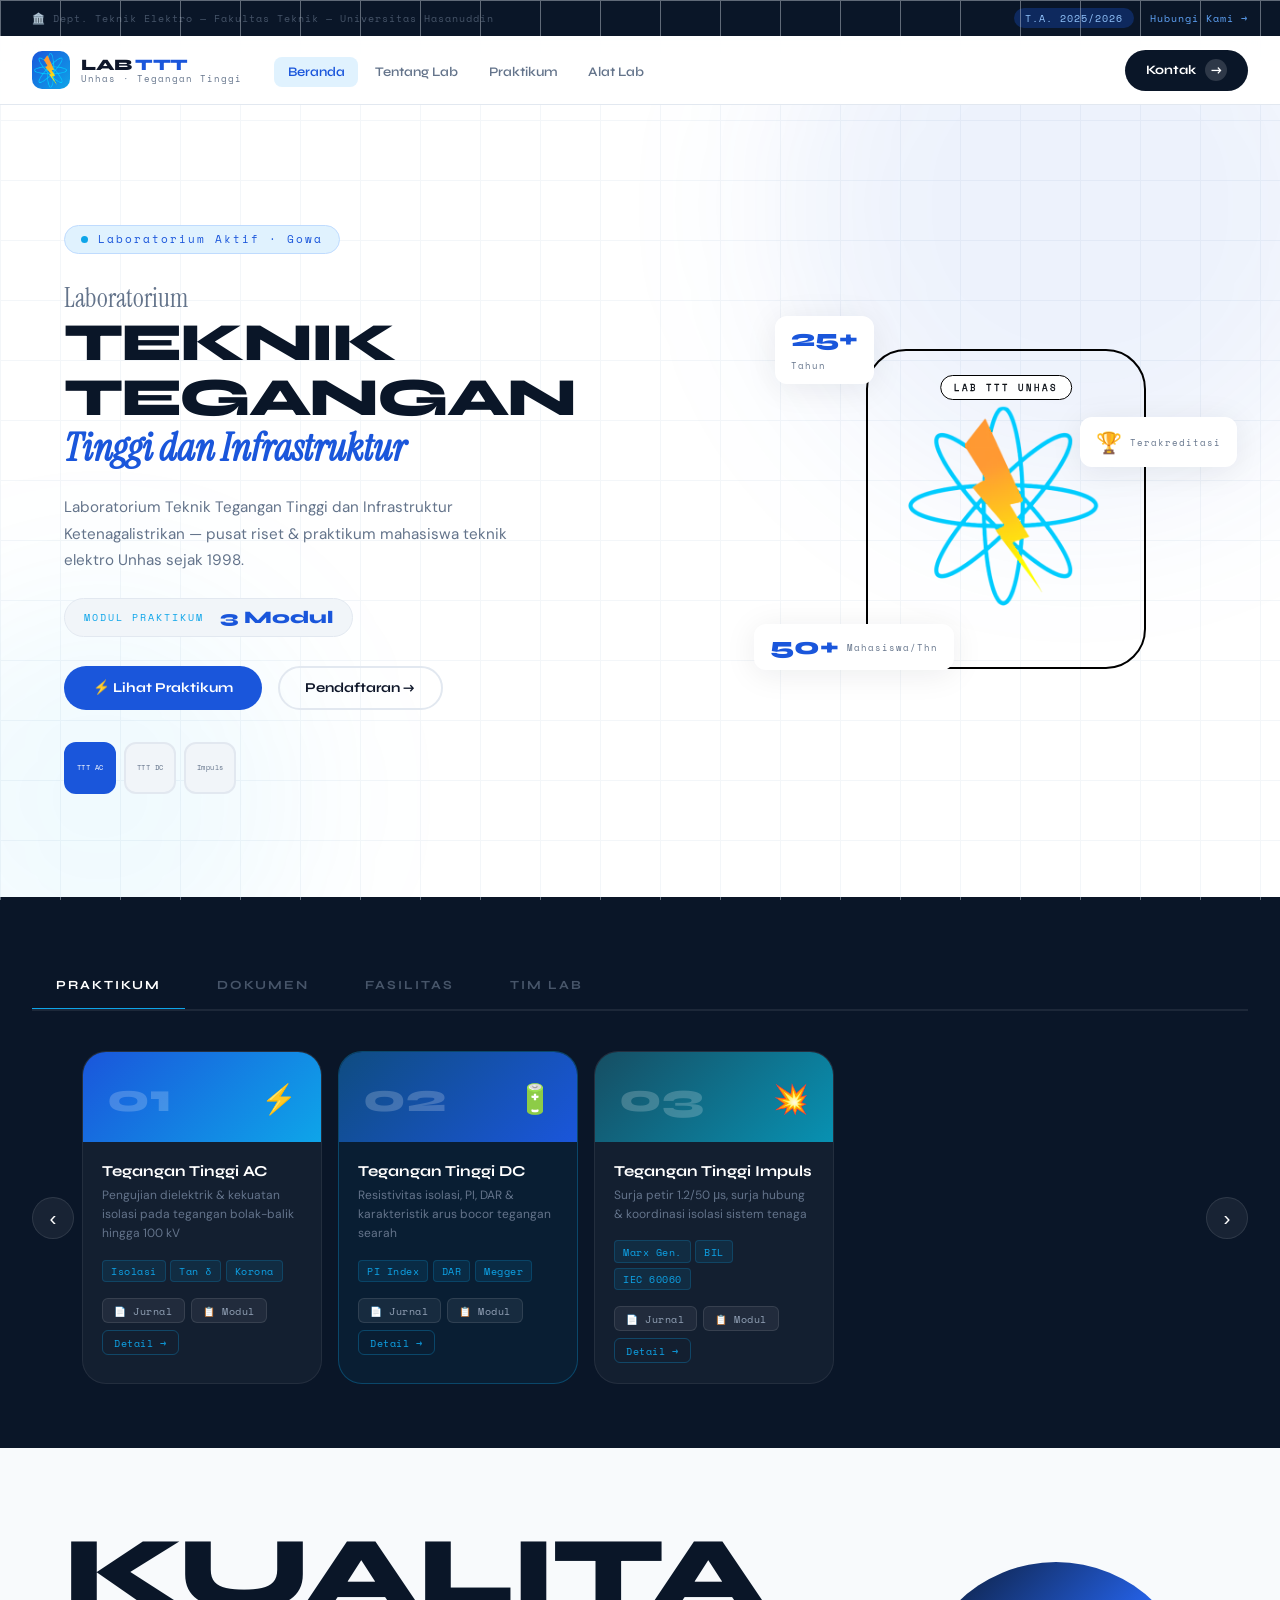
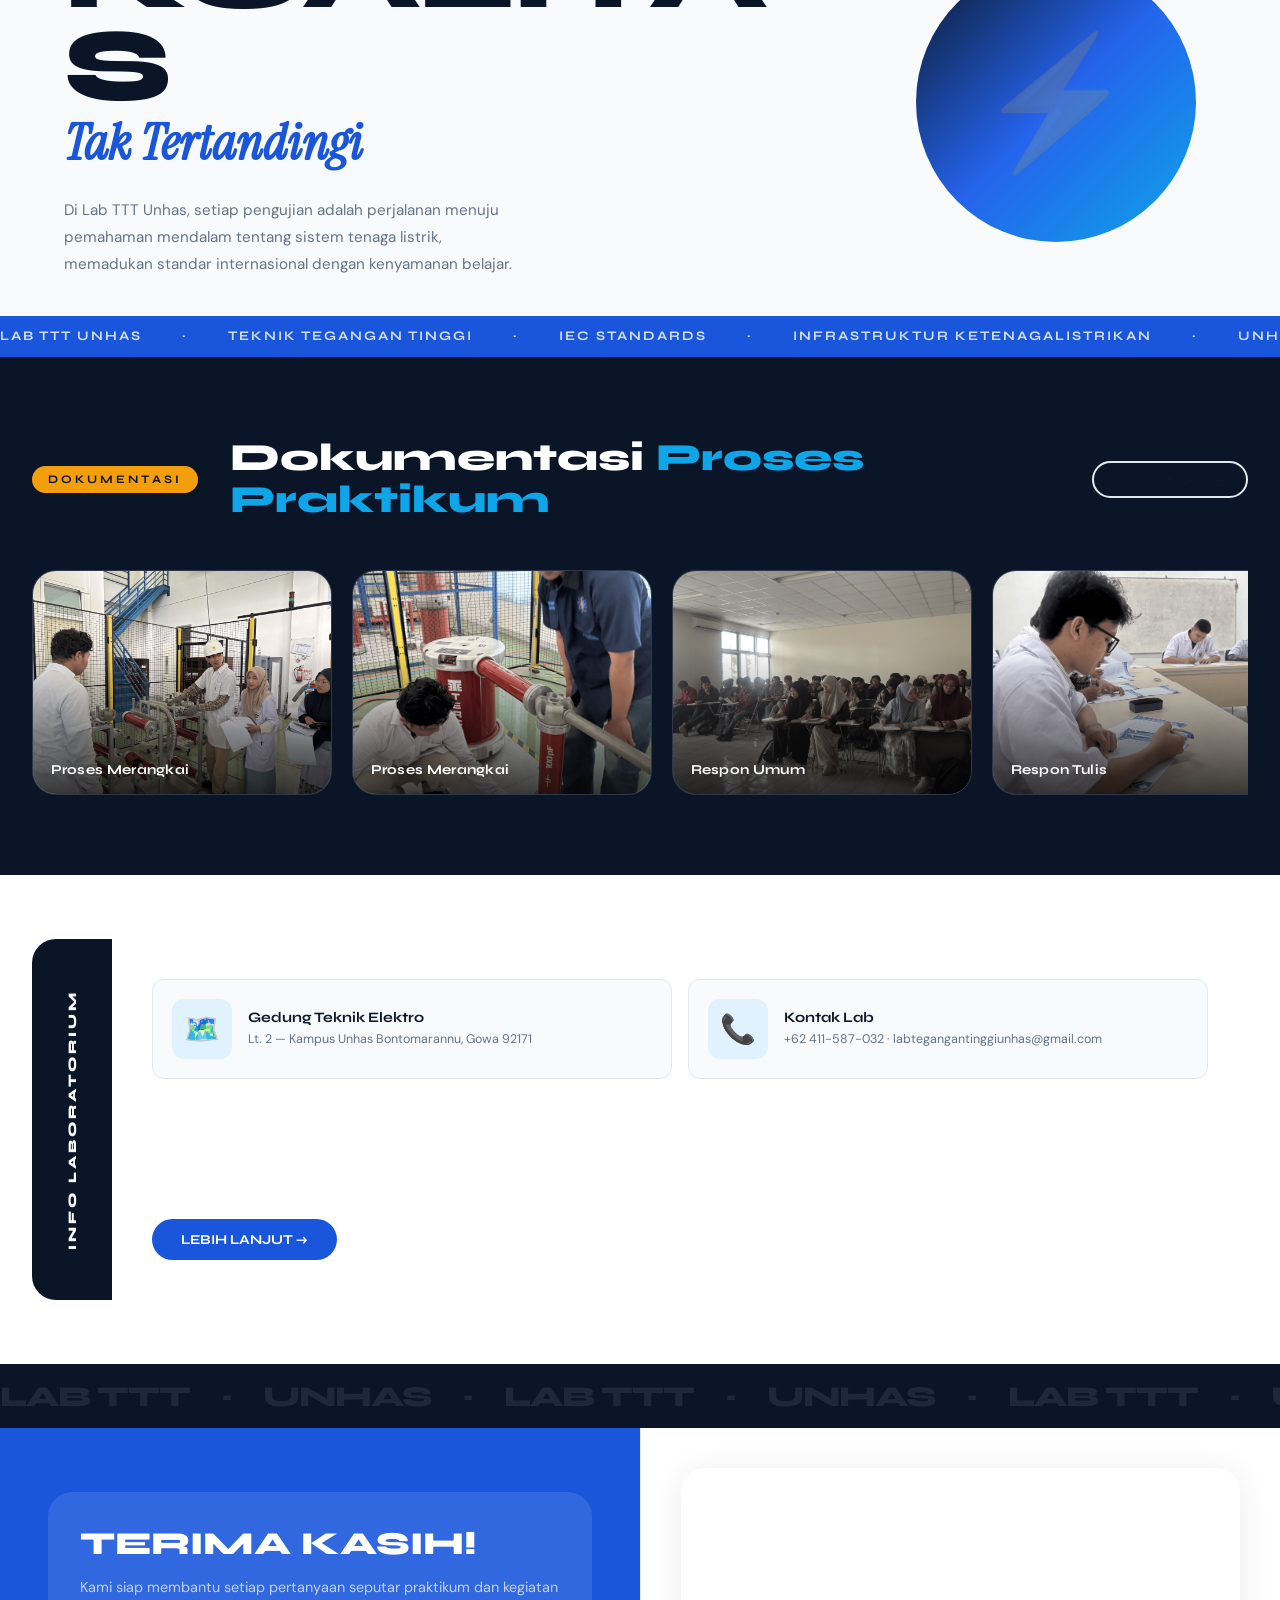
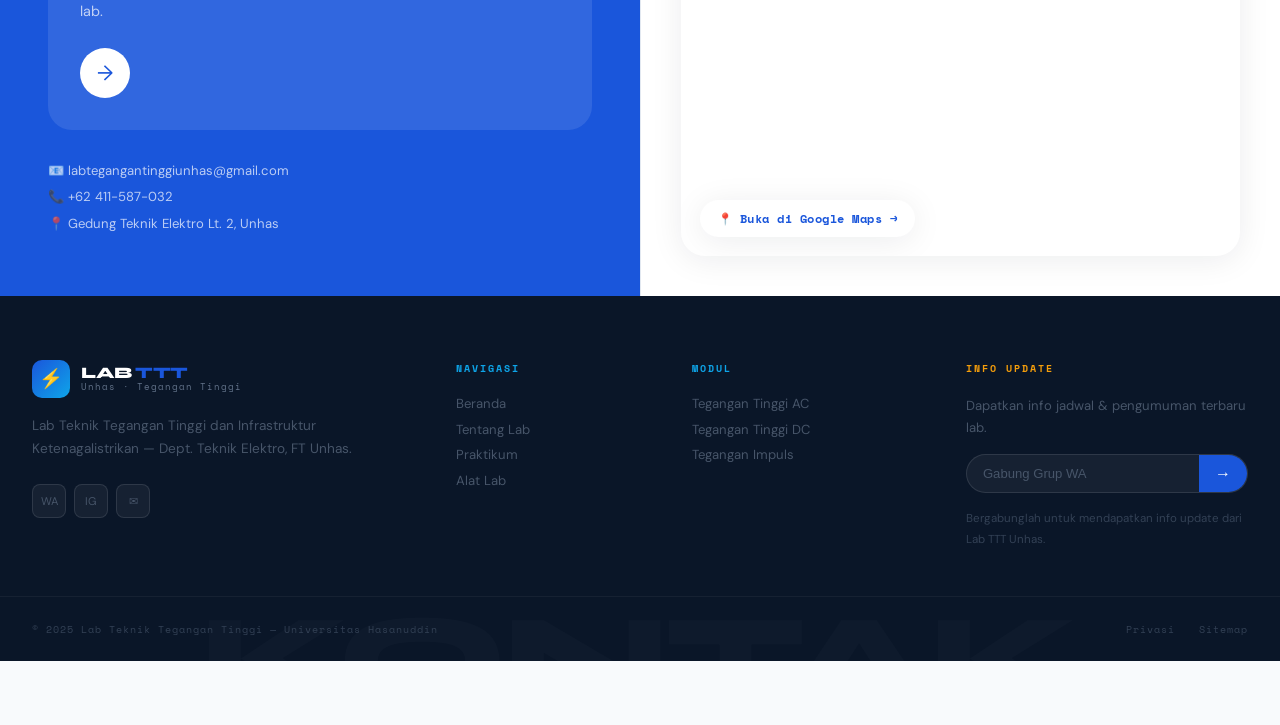
<file: index.html>
<!DOCTYPE html>
<html lang="id">
<head>
  <meta charset="UTF-8"/>
  <meta name="viewport" content="width=device-width, initial-scale=1.0"/>
  <title>Lab Teknik Tegangan Tinggi — Universitas Hasanuddin</title>
  <link rel="preconnect" href="https://fonts.googleapis.com"/>
  <link href="https://fonts.googleapis.com/css2?family=Syne:wght@400;500;600;700;800&family=Instrument+Serif:ital@0;1&family=DM+Sans:ital,wght@0,300;0,400;0,500;0,600;1,400&family=Space+Mono:wght@400;700&display=swap" rel="stylesheet"/>
  <link rel="stylesheet" href="style.css"/>
</head>
<body>

<!-- TOPBAR -->
<div class="topbar">
  <div class="topbar-inner">
    <span class="topbar-left">🏛️ Dept. Teknik Elektro — Fakultas Teknik — Universitas Hasanuddin</span>
    <div class="topbar-right">
      <span class="topbar-tag">T.A. 2025/2026</span>
      <a href="contact.html" class="topbar-cta">Hubungi Kami →</a>
    </div>
  </div>
</div>

<!-- NAVBAR -->
<nav class="navbar" id="navbar">
  <div class="nav-inner">
    <a href="index.html" class="logo">
      <div class="logo-mark">
        <img src="img/logo-t3.png" alt="Logo" style="width:100%;height:100%;object-fit:contain"/>
        </span>
      </div>
      <div class="logo-text">
        <span class="lt-main">LAB <em>TTT</em></span>
        <span class="lt-sub">Unhas · Tegangan Tinggi</span>
      </div>
    </a>
    <ul class="nav-links">
      <li><a href="index.html" class="nl-item active">Beranda</a></li>
      <li><a href="about.html" class="nl-item">Tentang Lab</a></li>
      <li><a href="praktikum.html" class="nl-item">Praktikum</a></li>
      <li><a href="alat.html" class="nl-item">Alat Lab</a></li>
    </ul>
    <a href="contact.html" class="nav-cta">
      <span>Kontak</span>
      <div class="nav-cta-arrow">→</div>
    </a>
    <button class="hamburger" id="hamburger"><span></span><span></span><span></span></button>
  </div>
</nav>
<div class="mobile-menu" id="mobileMenu">
  <a href="index.html">Beranda</a>
  <a href="about.html">Tentang Lab</a>
  <a href="praktikum.html">Praktikum</a>
  <a href="alat.html">Alat Lab</a>
  <a href="contact.html">Kontak</a>
</div>

<!-- ═══ HERO ═══ -->
<section class="hero">
  <div class="hero-bg-grid"></div>
  <div class="hero-blob b1"></div>
  <div class="hero-blob b2"></div>

  <div class="hero-left">
    <div class="hero-eyebrow">
      <div class="he-dot"></div>
      <span>Laboratorium Aktif · Gowa</span>
    </div>
    <h1 class="hero-title">
      <span class="ht-serif">Laboratorium</span>
      <span class="ht-display">TEKNIK TEGANGAN</span>
      <span class="ht-italic">Tinggi dan Infrastruktur</span>
    </h1>
    <p class="hero-desc">Laboratorium Teknik Tegangan Tinggi dan Infrastruktur Ketenagalistrikan — pusat riset & praktikum mahasiswa teknik elektro Unhas sejak 1998.</p>
    <div class="hero-rating">
      <div class="hr-label">MODUL PRAKTIKUM</div>
      <div class="hr-num">3 Modul</div>
    </div>
    <div class="hero-actions">
      <a href="praktikum.html" class="btn-pill-fill">⚡ Lihat Praktikum</a>
      <a href="sabar_yaw_atmint_masih_sibut" class="btn-pill-outline" target="_blank">Pendaftaran →</a>    <!--LINK PENDAFTARAN-->
    </div>
    <!-- mini thumbnails -->
    <div class="hero-thumbs">
      <div class="ht-item active"><span>TTT AC</span></div>
      <div class="ht-item"><span>TTT DC</span></div>
      <div class="ht-item"><span>Impuls</span></div>
    </div>
  </div>

  <div class="hero-right">
    <div class="hero-card-main">
      <div class="hcm-bg"></div>
      <div class="hcm-icon"><img src="img/logo-t3.png" alt=""/></div>
      <div class="hcm-badge">LAB TTT UNHAS</div>
      <div class="hcm-text">INFRASTRUKTUR<br/>KETENAGALISTRIKAN</div>
    </div>
    <div class="hero-float-tag ft1">
      <span class="ft-num">25+</span>
      <span class="ft-label">Tahun</span>
    </div>
    <div class="hero-float-tag ft2">
      <span class="ft-num">50+</span>
      <span class="ft-label">Mahasiswa/Thn</span>
    </div>
    <div class="hero-float-tag ft3">
      <span class="ft-icon">🏆</span>
      <span class="ft-label">Terakreditasi</span>
    </div>
  </div>
</section>

<!-- ═══ TABS MODUL ═══ -->
<section class="tabs-section">
  <div class="tabs-nav">
    <button class="tab-btn active" data-tab="praktikum">PRAKTIKUM</button>
    <button class="tab-btn" data-tab="dokumen">DOKUMEN</button>
    <button class="tab-btn" data-tab="fasilitas">FASILITAS</button>
    <button class="tab-btn" data-tab="tim">TIM LAB</button>
  </div>

  <div class="tab-content active" id="tab-praktikum">
    <div class="modul-slider">
      <button class="slider-arrow left" id="sliderLeft">‹</button>
      <div class="modul-track" id="modulTrack">
        <div class="modul-card">
          <div class="mc-header" style="background:linear-gradient(135deg,#1a56db,#0ea5e9)">
            <span class="mc-num">01</span><span class="mc-icon">⚡</span>
          </div>
          <div class="mc-body">
            <h3>Tegangan Tinggi AC</h3>
            <p>Pengujian dielektrik & kekuatan isolasi pada tegangan bolak-balik hingga 100 kV</p>
            <div class="mc-tags"><span>Isolasi</span><span>Tan δ</span><span>Korona</span></div>
            <div class="mc-actions">
              <a href="https://drive.google.com/your-link" target="_blank" class="mc-btn">📄 Jurnal</a>
              <a href="https://drive.google.com/your-link" target="_blank" class="mc-btn">📋 Modul</a>
              <a href="praktikum.html#ttt-ac" class="mc-btn-outline">Detail →</a>
            </div>
          </div>
        </div>
        <div class="modul-card featured">
          <div class="mc-header" style="background:linear-gradient(135deg,#0f4c81,#1a56db)">
            <span class="mc-num">02</span><span class="mc-icon">🔋</span>
          </div>
          <div class="mc-body">
            <h3>Tegangan Tinggi DC</h3>
            <p>Resistivitas isolasi, PI, DAR & karakteristik arus bocor tegangan searah</p>
            <div class="mc-tags"><span>PI Index</span><span>DAR</span><span>Megger</span></div>
            <div class="mc-actions">
              <a href="https://drive.google.com/your-link" target="_blank" class="mc-btn">📄 Jurnal</a>
              <a href="https://drive.google.com/your-link" target="_blank" class="mc-btn">📋 Modul</a>
              <a href="praktikum.html#ttt-dc" class="mc-btn-outline">Detail →</a>
            </div>
          </div>
        </div>
        <div class="modul-card">
          <div class="mc-header" style="background:linear-gradient(135deg,#164e63,#0891b2)">
            <span class="mc-num">03</span><span class="mc-icon">💥</span>
          </div>
          <div class="mc-body">
            <h3>Tegangan Tinggi Impuls</h3>
            <p>Surja petir 1.2/50 μs, surja hubung & koordinasi isolasi sistem tenaga</p>
            <div class="mc-tags"><span>Marx Gen.</span><span>BIL</span><span>IEC 60060</span></div>
            <div class="mc-actions">
              <a href="https://drive.google.com/your-link" target="_blank" class="mc-btn">📄 Jurnal</a>
              <a href="https://drive.google.com/your-link" target="_blank" class="mc-btn">📋 Modul</a>
              <a href="praktikum.html#ttt-impuls" class="mc-btn-outline">Detail →</a>
            </div>
          </div>
        </div>
      </div>
      <button class="slider-arrow right" id="sliderRight">›</button>
    </div>
  </div>

  <div class="tab-content" id="tab-dokumen">
    <div class="dok-quick-grid">
      <a href="https://drive.google.com/drive/folders/11h3C4_kPIV0cfS5aeWXMpjK6Cgg_LGz7?usp=drive_link" target="_blank" class="dqg-card">
        <span class="dqg-icon">📄</span>
        <div><strong>Jurnal Lengkap 3 Modul</strong><small>PDF — Google Drive — 2025/2026</small></div>
        <span class="dqg-arrow">↗</span>
      </a>
      <a href="https://drive.google.com/your-link" target="_blank" class="dqg-card">
        <span class="dqg-icon">📋</span>
        <div><strong>Modul & Panduan Praktikum</strong><small>PDF — Google Drive — 2025/2026</small></div>
        <span class="dqg-arrow">↗</span>
      </a>
      <a href="https://drive.google.com/your-link" target="_blank" class="dqg-card">
        <span class="dqg-icon">🦺</span>
        <div><strong>Panduan K3 Laboratorium</strong><small>PDF — Wajib sebelum praktikum</small></div>
        <span class="dqg-arrow">↗</span>
      </a>
      <a href="https://drive.google.com/your-link" target="_blank" class="dqg-card">
        <span class="dqg-icon">📊</span>
        <div><strong>Template Laporan & Data</strong><small>DOCX/XLSX — Google Drive</small></div>
        <span class="dqg-arrow">↗</span>
      </a>
      <a href="praktikum.html#kelengkapan-administrasi" class="dqg-card featured">
        <span class="dqg-icon">📂</span>
        <div><strong>Semua Dokumen</strong><small>Lihat Kelengkapan Administrasi Praktikum</small></div>
        <span class="dqg-arrow">→</span>
      </a>
    </div>
  </div>

  <div class="tab-content" id="tab-fasilitas">
    <div class="fas-grid">
      <div class="fas-card"><span>🔌</span><strong>HV AC Transformer</strong><small>0–100 kV | IEC 60156</small></div>
      <div class="fas-card"><span>🌩️</span><strong>Marx Impulse Generator</strong><small>400 kV | IEC 60060</small></div>
      <div class="fas-card"><span>🔬</span><strong>PD Analyzer</strong><small>0.1 pC | IEC 60270</small></div>
      <div class="fas-card"><span>📏</span><strong>Digital Megger</strong><small>500V–10kV | 1 TΩ</small></div>
      <div class="fas-card"><span>🖥️</span><strong>Relay Test Set OMICRON</strong><small>CMC 356 Series</small></div>
      <div class="fas-card"><span>🌍</span><strong>Earth Resistance Tester</strong><small>Metode Wenner 4-probe</small></div>
    </div>
    <div style="text-align:center;margin-top:2rem"><a href="alat.html" class="btn-pill-outline">Lihat Semua Alat →</a></div>
  </div>

  <div class="tab-content" id="tab-tim">
    <div class="tim-cards">
      <div class="tim-c featured">
        <div class="tc-ava blue">DR</div>
        <strong>Prof. Dr. Ir. H. Salamah Manjang, MT., IPU., ASEAN Eng</strong>
        <span>Kepala Laboratorium</span>
        <p>Spesialis tegangan tinggi & sistem proteksi tenaga listrik</p>
      </div>
      <div class="tim-c">
        <div class="tc-ava">SA</div>
        <strong>Yuliana</strong>
        <span>Koordinator Umum</span>
        <p>Tegangan Tinggi AC, DC dan Impuls</p>
      </div>
      <div class="tim-c">
        <div class="tc-ava">BN</div>
        <strong>Ilmi Sukni Ramadani</strong>
        <span>Asisten Praktikum</span>
        <p>Tegangan Tinggi AC, DC dan Impuls</p>
      </div>
      <div class="tim-c">
        <div class="tc-ava">FW</div>
        <strong>Annisa Mutia Zainuddin</strong>
        <span>Asisten Praktikum</span>
        <p>Tegangan Tinggi AC, DC dan Impuls</p>
      </div>
      <div class="tim-c">
        <div class="tc-ava">FW</div>
        <strong>Muh Faiz Ihsan</strong>
        <span>Asisten Praktikum</span>
        <p>Tegangan Tinggi AC, DC dan Impuls</p>
      </div>
      <div class="tim-c">
        <div class="tc-ava">FW</div>
        <strong>Fadhil Sultan</strong>
        <span>Asisten Praktikum</span>
        <p>Tegangan Tinggi AC, DC dan Impuls</p>
      </div>
      <div class="tim-c">
        <div class="tc-ava">FW</div>
        <strong>Fahmi Husein Putrata</strong>
        <span>Asisten Praktikum</span>
        <p>Tegangan Tinggi AC, DC dan Impuls</p>
      </div>
      <div class="tim-c">
        <div class="tc-ava">FW</div>
        <strong>Muh Fathur Rahman</strong>
        <span>Asisten Praktikum</span>
        <p>Tegangan Tinggi AC, DC dan Impuls</p>
      </div>
    </div>
  </div>
</section>

<!-- ═══ MARQUEE QUALITY ═══ -->
<section class="quality-section">
  <div class="qs-left">
    <h2 class="qs-title">
      <span class="qs-display">KUALITAS</span>
      <span class="qs-serif">Tak Tertandingi</span>
    </h2>
    <p class="qs-desc">Di Lab TTT Unhas, setiap pengujian adalah perjalanan menuju pemahaman mendalam tentang sistem tenaga listrik, memadukan standar internasional dengan kenyamanan belajar.</p>
  </div>
  <div class="qs-right">
    <div class="qs-big-visual">
      <div class="qsv-bg"></div>
      <div class="qsv-icon">⚡</div>
    </div>
  </div>
  <div class="marquee-wrap">
    <div class="marquee-track">
      <span>LAB TTT UNHAS</span><span>·</span>
      <span>TEKNIK TEGANGAN TINGGI</span><span>·</span>
      <span>IEC STANDARDS</span><span>·</span>
      <span>INFRASTRUKTUR KETENAGALISTRIKAN</span><span>·</span>
      <span>UNHAS ENGINEERING</span><span>·</span>
      <span>LAB TTT UNHAS</span><span>·</span>
      <span>TEKNIK TEGANGAN TINGGI</span><span>·</span>
      <span>IEC STANDARDS</span><span>·</span>
      <span>INFRASTRUKTUR KETENAGALISTRIKAN</span><span>·</span>
      <span>UNHAS ENGINEERING</span><span>·</span>
    </div>
  </div>
</section>

<!-- ═══ DOKUMENTASI PRAKTIKUM ═══ -->
<section class="popular-section dokumentasi-section">
  <div class="pop-header">
    <div class="pop-tag">DOKUMENTASI</div>
    <h2>Dokumentasi <em>Proses Praktikum</em></h2>
    <a href="praktikum.html" class="btn-pill-outline sm">Semua Modul →</a>
  </div>

  <!-- Ganti src pada tiap <img> di bawah dengan path foto asli Anda,
       misalnya: assets/dokumentasi/foto-01.jpg
       Selama foto belum tersedia / gagal dimuat, slide otomatis
       menampilkan ikon placeholder agar tampilan tetap rapi. -->
  <div class="dok-slider" id="dokSlider">
    <div class="dok-track" id="dokTrack">

      <div class="dok-slide">
        <div class="dok-img">
          <img src="img/prorang2.png" alt="Pengujian Tegangan Tinggi AC" loading="lazy" draggable="false" onerror="this.closest('.dok-slide').classList.add('dok-noimg')"/>
          <span class="dok-fallback-icon">⚡</span>
          <div class="dok-scrim"></div>
          <div class="dok-cap"><strong>Proses Merangkai</strong></div>
        </div>
      </div>
      <div class="dok-slide">
        <div class="dok-img">
          <img src="img/prorang1.png" alt="Pengujian Tegangan Tinggi DC" loading="lazy" draggable="false" onerror="this.closest('.dok-slide').classList.add('dok-noimg')"/>
          <span class="dok-fallback-icon">🔋</span>
          <div class="dok-scrim"></div>
          <div class="dok-cap"><strong>Proses Merangkai</strong></div>
        </div>
      </div>
      <div class="dok-slide">
        <div class="dok-img">
          <img src="img/rut3.png" alt="Uji Tegangan Impuls" loading="lazy" draggable="false" onerror="this.closest('.dok-slide').classList.add('dok-noimg')"/>
          <span class="dok-fallback-icon">🌩️</span>
          <div class="dok-scrim"></div>
          <div class="dok-cap"><strong>Respon Umum</strong></div>
        </div>
      </div>
      <div class="dok-slide">
        <div class="dok-img">
          <img src="img/restul.png" alt="Pengukuran Partial Discharge" loading="lazy" draggable="false" onerror="this.closest('.dok-slide').classList.add('dok-noimg')"/>
          <span class="dok-fallback-icon">🔍</span>
          <div class="dok-scrim"></div>
          <div class="dok-cap"><strong>Respon Tulis</strong></div>
        </div>
      </div>
      <div class="dok-slide">
        <div class="dok-img">
          <img src="img/kontrol1.png" alt="Pengujian Sistem Proteksi" loading="lazy" draggable="false" onerror="this.closest('.dok-slide').classList.add('dok-noimg')"/>
          <span class="dok-fallback-icon">🛡️</span>
          <div class="dok-scrim"></div>
          <div class="dok-cap"><strong>Proses Praktikum</strong></div>
        </div>
      </div>
      <div class="dok-slide">
        <div class="dok-img">
          <img src="img/kontrol2.png" alt="Pengukuran Sistem Pembumian" loading="lazy" draggable="false" onerror="this.closest('.dok-slide').classList.add('dok-noimg')"/>
          <span class="dok-fallback-icon">🌍</span>
          <div class="dok-scrim"></div>
          <div class="dok-cap"><strong>Panel Kontrol Rangkaian</strong></div>
        </div>
      </div>
      <div class="dok-slide">
        <div class="dok-img">
          <img src="img/T3.22.png" alt="Sesi Asistensi Laporan" loading="lazy" draggable="false" onerror="this.closest('.dok-slide').classList.add('dok-noimg')"/>
          <span class="dok-fallback-icon">📝</span>
          <div class="dok-scrim"></div>
          <div class="dok-cap"><strong>T3 dan Infrastruktur 2022</strong></div>
        </div>
      </div>
      <!-- ===== DUPLIKAT set foto di atas (untuk loop tanpa glitch) ===== -->


      <div class="dok-slide">
        <div class="dok-img">
          <img src="img/prorang2.png" alt="Pengujian Tegangan Tinggi AC" loading="lazy" draggable="false" onerror="this.closest('.dok-slide').classList.add('dok-noimg')"/>
          <span class="dok-fallback-icon">⚡</span>
          <div class="dok-scrim"></div>
          <div class="dok-cap"><strong>Proses Merangkai</strong></div>
        </div>
      </div>
      <div class="dok-slide">
        <div class="dok-img">
          <img src="img/prorang1.png" alt="Pengujian Tegangan Tinggi DC" loading="lazy" draggable="false" onerror="this.closest('.dok-slide').classList.add('dok-noimg')"/>
          <span class="dok-fallback-icon">🔋</span>
          <div class="dok-scrim"></div>
          <div class="dok-cap"><strong>Proses Merangkai</strong></div>
        </div>
      </div>
      <div class="dok-slide">
        <div class="dok-img">
          <img src="img/rut3.png" alt="Uji Tegangan Impuls" loading="lazy" draggable="false" onerror="this.closest('.dok-slide').classList.add('dok-noimg')"/>
          <span class="dok-fallback-icon">🌩️</span>
          <div class="dok-scrim"></div>
          <div class="dok-cap"><strong>Respon Umum</strong></div>
        </div>
      </div>
      <div class="dok-slide">
        <div class="dok-img">
          <img src="img/restul.png" alt="Pengukuran Partial Discharge" loading="lazy" draggable="false" onerror="this.closest('.dok-slide').classList.add('dok-noimg')"/>
          <span class="dok-fallback-icon">🔍</span>
          <div class="dok-scrim"></div>
          <div class="dok-cap"><strong>Respon Tulis</strong></div>
        </div>
      </div>
      <div class="dok-slide">
        <div class="dok-img">
          <img src="img/kontrol1.png" alt="Pengujian Sistem Proteksi" loading="lazy" draggable="false" onerror="this.closest('.dok-slide').classList.add('dok-noimg')"/>
          <span class="dok-fallback-icon">🛡️</span>
          <div class="dok-scrim"></div>
          <div class="dok-cap"><strong>Proses Praktikum</strong></div>
        </div>
      </div>
      <div class="dok-slide">
        <div class="dok-img">
          <img src="img/kontrol2.png" alt="Pengukuran Sistem Pembumian" loading="lazy" draggable="false" onerror="this.closest('.dok-slide').classList.add('dok-noimg')"/>
          <span class="dok-fallback-icon">🌍</span>
          <div class="dok-scrim"></div>
          <div class="dok-cap"><strong>Panel Kontrol Rangkaian</strong></div>
        </div>
      </div>
      <div class="dok-slide">
        <div class="dok-img">
          <img src="img/T3.22.png" alt="Sesi Asistensi Laporan" loading="lazy" draggable="false" onerror="this.closest('.dok-slide').classList.add('dok-noimg')"/>
          <span class="dok-fallback-icon">📝</span>
          <div class="dok-scrim"></div>
          <div class="dok-cap"><strong>T3 dan Infrastruktur 2022</strong></div>
        </div>
      </div>
    </div>
  </div>
</section>

<!-- ═══ BRANCHES (lokasi & info) ═══ -->
<section class="branches-section">
  <div class="br-sidebar">
    <div class="brs-vertical-text">INFO LABORATORIUM</div>
  </div>
  <div class="br-content">
    <div class="br-cards">
      <div class="br-card">
        <div class="brc-map-placeholder">🗺️</div>
        <div class="brc-info">
          <strong>Gedung Teknik Elektro</strong>
          <p>Lt. 2 — Kampus Unhas Bontomarannu, Gowa 92171</p>
        </div>
      </div>
      <div class="br-card">
        <div class="brc-map-placeholder">📞</div>
        <div class="brc-info">
          <strong>Kontak Lab</strong>
          <p>+62 411-587-032 · labtegangantinggiunhas@gmail.com</p>
        </div>
      </div>
      <div class="br-card">
        <div class="brc-map-placeholder">🕐</div>
        <div class="brc-info">
          <strong>Jam Operasional</strong>
          <p>Senin – Jumat · 08.00 – 16.00 WITA</p>
        </div>
      </div>
      <div class="br-card">
        <div class="brc-map-placeholder">📅</div>
        <div class="brc-info">
          <strong>Pendaftaran Praktikum</strong>
          <p>Via portal akademik Unhas · T.A. 2025/2026</p>
        </div>
      </div>
    </div>
    <div style="margin-top:1.5rem">
      <a href="contact.html" class="btn-pill-fill">LEBIH LANJUT →</a>
    </div>
  </div>
</section>

<!-- ═══ MARQUEE BOTTOM ═══ -->
<div class="marquee-dark">
  <div class="md-track">
    <span>LAB TTT</span><span>·</span><span>UNHAS</span><span>·</span>
    <span>LAB TTT</span><span>·</span><span>UNHAS</span><span>·</span>
    <span>LAB TTT</span><span>·</span><span>UNHAS</span><span>·</span>
    <span>LAB TTT</span><span>·</span><span>UNHAS</span><span>·</span>
    <span>LAB TTT</span><span>·</span><span>UNHAS</span><span>·</span>
    <span>LAB TTT</span><span>·</span><span>UNHAS</span><span>·</span>
  </div>
</div>

<!-- ═══ CONTACT SECTION ═══ -->
<section class="contact-split">
  <div class="cs-right">
    <div class="csr-card">
      <h3>TERIMA KASIH!</h3>
      <p>Kami siap membantu setiap pertanyaan seputar praktikum dan kegiatan lab.</p>
      <div class="csr-arrow">→</div>
    </div>
    <div class="csr-info">
      <div class="csi-item">📧 labtegangantinggiunhas@gmail.com</div>
      <div class="csi-item">📞 +62 411-587-032</div>
      <div class="csi-item">📍 Gedung Teknik Elektro Lt. 2, Unhas</div>
    </div>
  </div>

  <a href="https://maps.app.goo.gl/htpgpmNvAdJ8Mjya7" target="_blank" rel="noopener" class="cs-map">
    <div class="cs-map-inner">
      <iframe src="https://www.google.com/maps?q=Gedung+Teknik+Elektro+Unhas+Gowa&output=embed" loading="lazy"></iframe>
      <span class="cs-map-badge">📍 Buka di Google Maps →</span>
    </div>
  </a>
</section>

<!-- ═══ FOOTER ═══ -->
<footer class="footer">
  <div class="footer-inner">
    <div class="fi-brand">
      <div class="logo" style="margin-bottom:1rem">
        <div class="logo-mark"><span class="lm-bolt">⚡</span></div>
        <div class="logo-text">
          <span class="lt-main" style="color:white">LAB <em>TTT</em></span>
          <span class="lt-sub" style="color:#64748b">Unhas · Tegangan Tinggi</span>
        </div>
      </div>
      <p>Lab Teknik Tegangan Tinggi dan Infrastruktur Ketenagalistrikan — Dept. Teknik Elektro, FT Unhas.</p>
      <div class="fi-socials">
        <a href="#">WA</a><a href="#">IG</a><a href="#">✉</a>
      </div>
    </div>
    <div class="fi-col">
      <h4>NAVIGASI</h4>
      <a href="index.html">Beranda</a>
      <a href="about.html">Tentang Lab</a>
      <a href="praktikum.html">Praktikum</a>
      <a href="alat.html">Alat Lab</a>
        </div>
    <div class="fi-col">
      <h4>MODUL</h4>
      <a href="praktikum.html#ttt-ac">Tegangan Tinggi AC</a>
      <a href="praktikum.html#ttt-dc">Tegangan Tinggi DC</a>
      <a href="praktikum.html#ttt-impuls">Tegangan Impuls</a>
    </div>
    <div class="fi-col subscribe">
      <h4>INFO UPDATE</h4>
      <p>Dapatkan info jadwal & pengumuman terbaru lab.</p>
      <div class="sub-form">
        <input type="email" placeholder="Gabung Grup WA"/>
        <button>→</button>
      </div>
      <small>Bergabunglah untuk mendapatkan info update dari Lab TTT Unhas.</small>
    </div>
  </div>
  <div class="footer-bottom">
    <div class="fb-watermark">KONTAK</div>
    <div class="fb-bar">
      <span>© 2025 Lab Teknik Tegangan Tinggi — Universitas Hasanuddin</span>
      <div class="fb-links"><a href="#">Privasi</a><a href="#">Sitemap</a></div>
    </div>
  </div>
</footer>

<script src="script.js"></script>
</body>
</html>
</file>
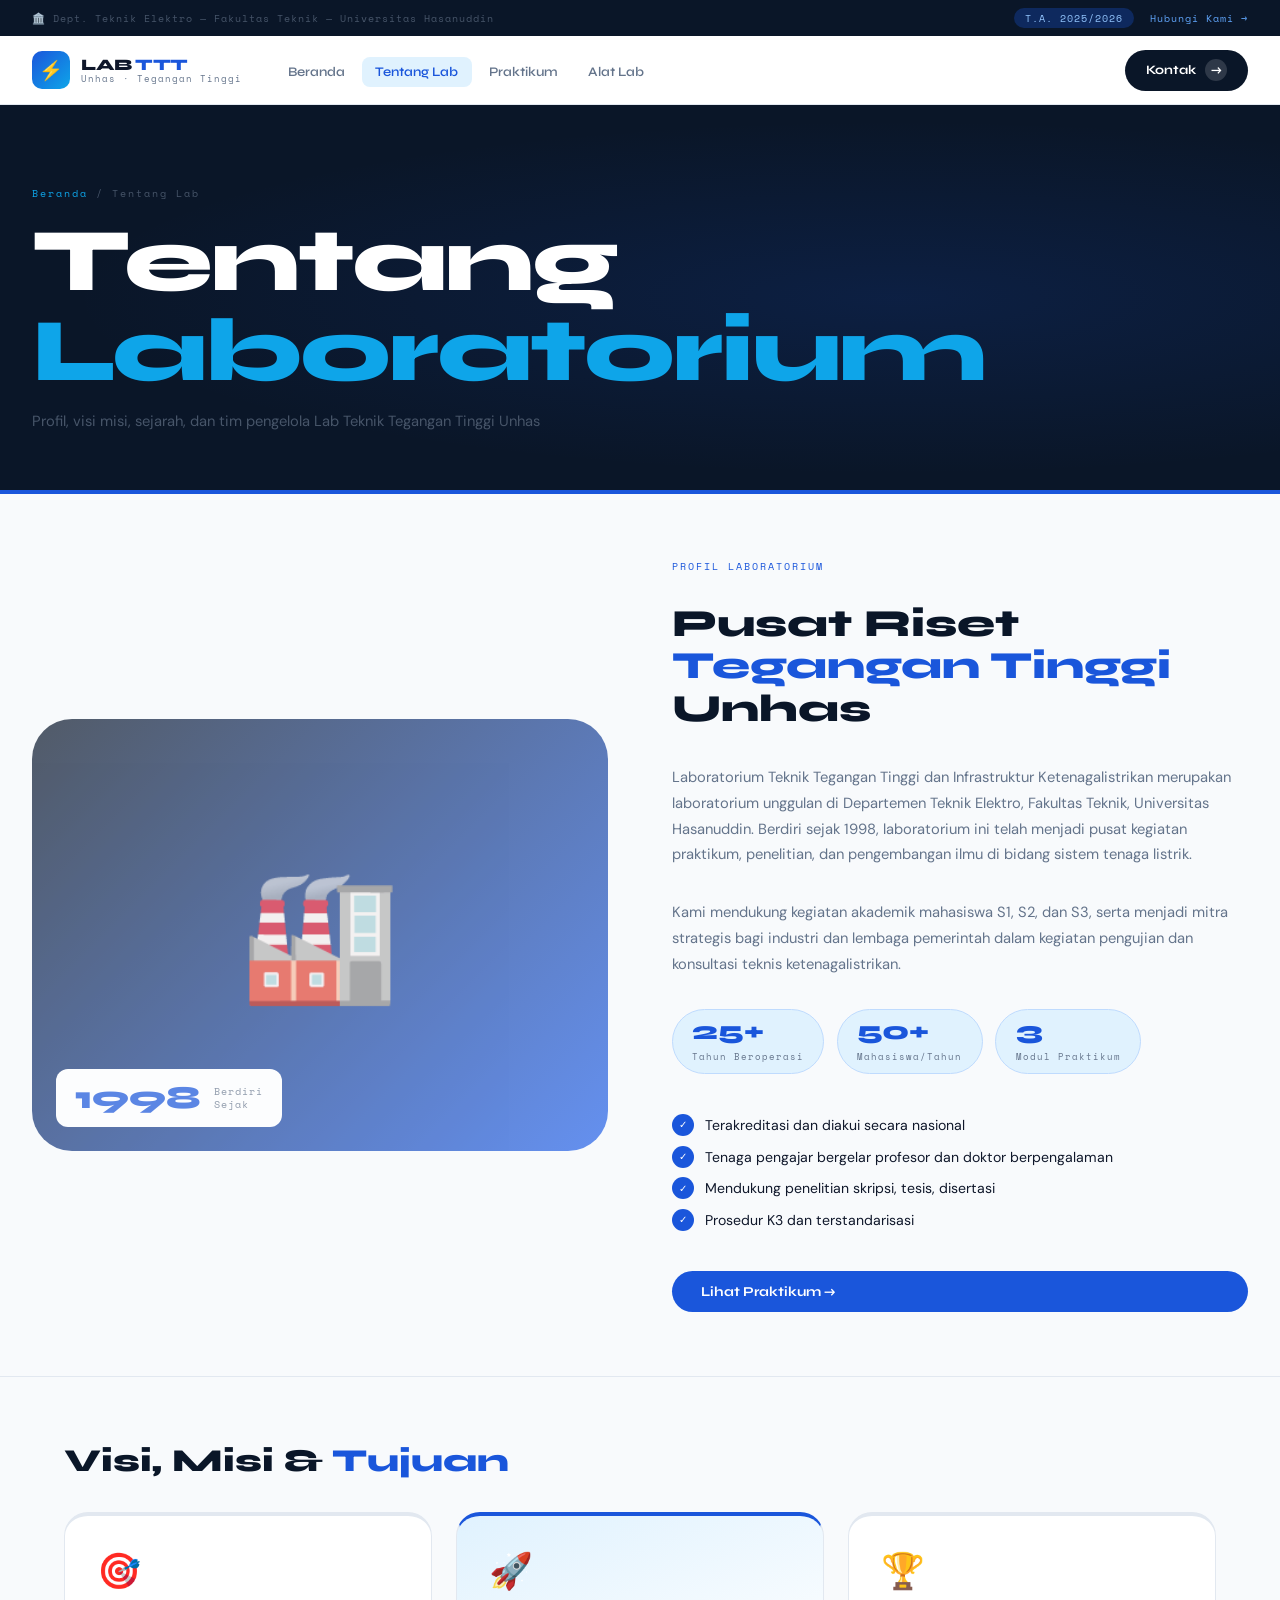
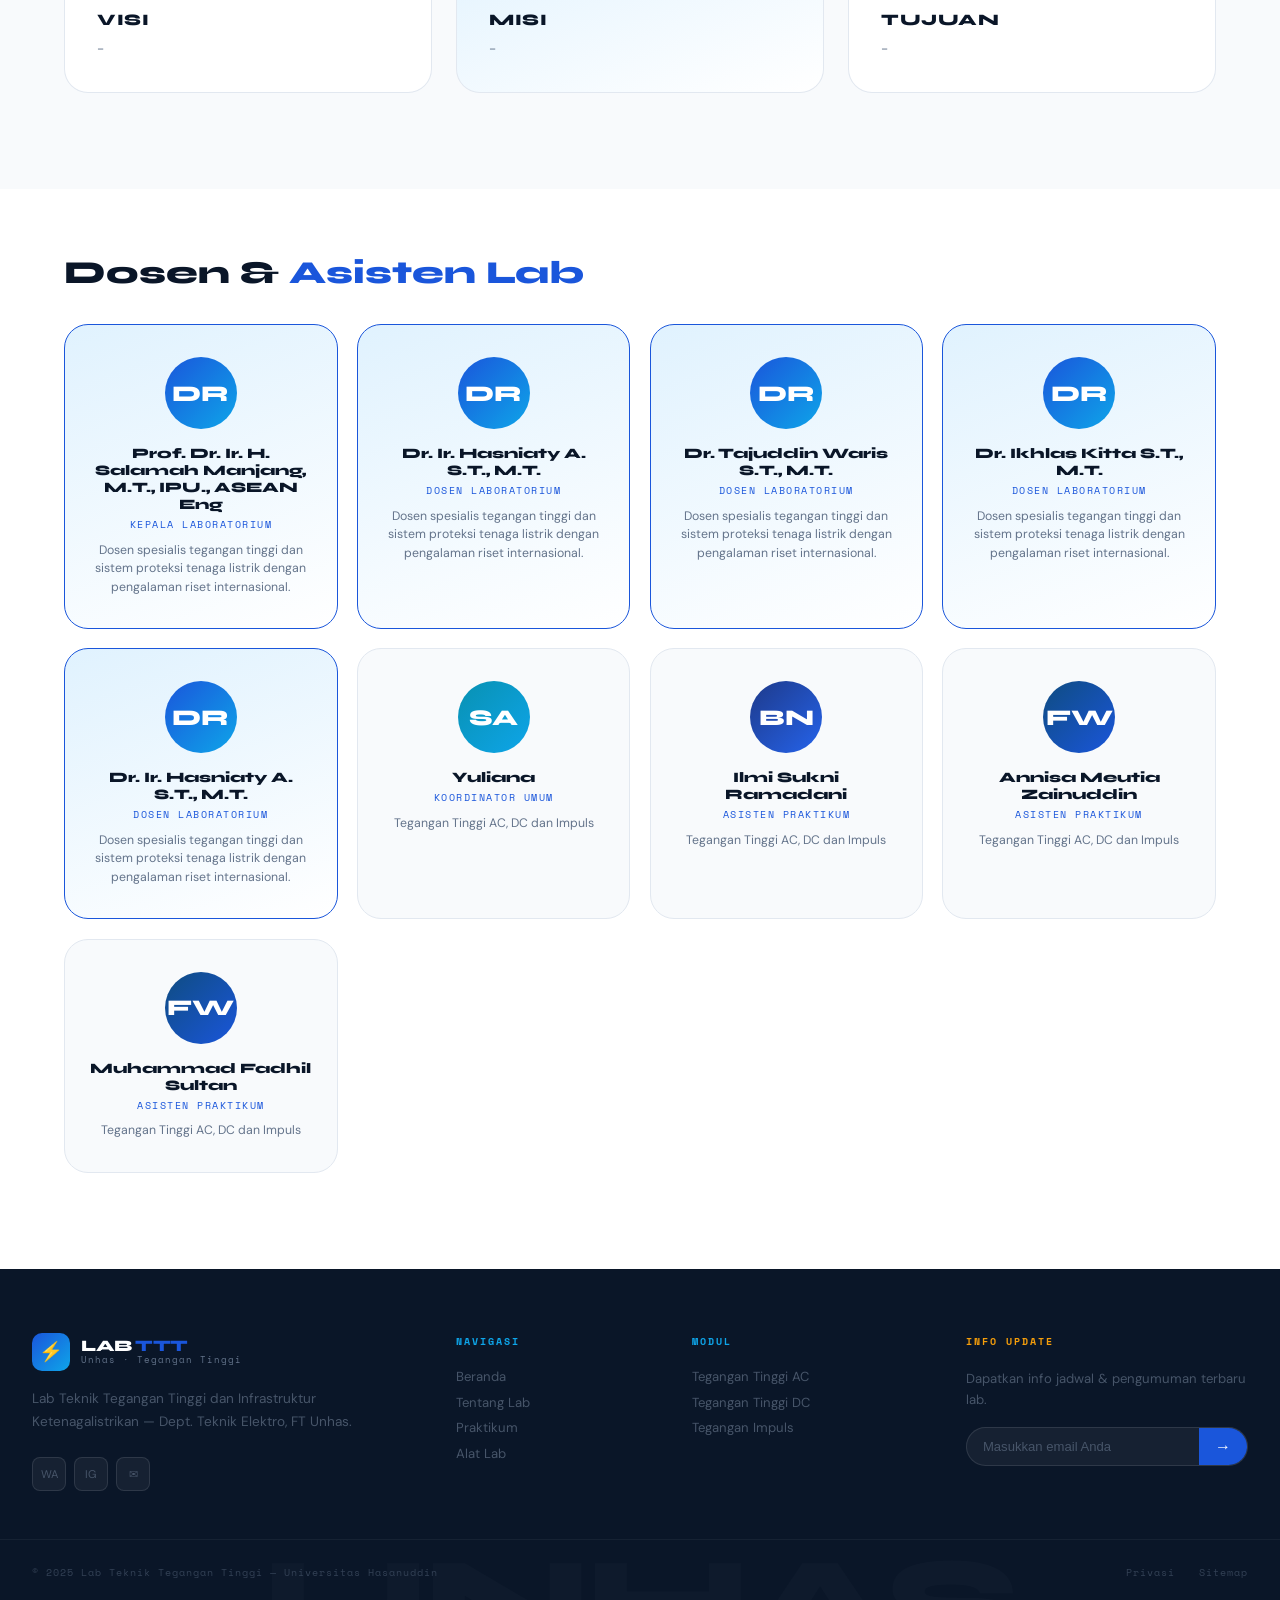
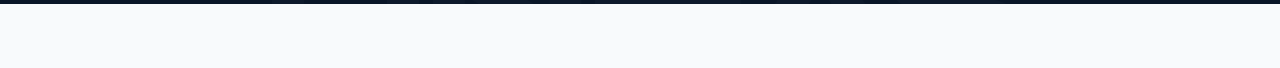
<file: about.html>
<!DOCTYPE html>
<html lang="id">
<head>
  <meta charset="UTF-8"/><meta name="viewport" content="width=device-width, initial-scale=1.0"/>
  <title>Tentang Lab — Lab TTT Unhas</title>
  <link rel="preconnect" href="https://fonts.googleapis.com"/>
  <link href="https://fonts.googleapis.com/css2?family=Syne:wght@400;500;600;700;800&family=Instrument+Serif:ital@0;1&family=DM+Sans:ital,wght@0,300;0,400;0,500;0,600;1,400&family=Space+Mono:wght@400;700&display=swap" rel="stylesheet"/>
  <link rel="stylesheet" href="style.css"/>
</head>
<body>
<div class="topbar"><div class="topbar-inner"><span class="topbar-left">🏛️ Dept. Teknik Elektro — Fakultas Teknik — Universitas Hasanuddin</span><div class="topbar-right"><span class="topbar-tag">T.A. 2025/2026</span><a href="contact.html" class="topbar-cta">Hubungi Kami →</a></div></div></div>
<nav class="navbar" id="navbar"><div class="nav-inner">
  <a href="index.html" class="logo"><div class="logo-mark"><span class="lm-bolt">⚡</span></div><div class="logo-text"><span class="lt-main">LAB <em>TTT</em></span><span class="lt-sub">Unhas · Tegangan Tinggi</span></div></a>
  <ul class="nav-links"><li><a href="index.html" class="nl-item">Beranda</a></li><li><a href="about.html" class="nl-item active">Tentang Lab</a></li><li><a href="praktikum.html" class="nl-item">Praktikum</a></li><li><a href="alat.html" class="nl-item">Alat Lab</a></li></ul>
  <a href="contact.html" class="nav-cta"><span>Kontak</span><div class="nav-cta-arrow">→</div></a>
  <button class="hamburger" id="hamburger"><span></span><span></span><span></span></button>
</div></nav>
<div class="mobile-menu" id="mobileMenu"><a href="index.html">Beranda</a><a href="about.html">Tentang Lab</a><a href="praktikum.html">Praktikum</a><a href="alat.html">Alat Lab</a><a href="contact.html">Kontak</a></div>

<section class="page-hero">
  <div class="page-hero-inner">
    <div class="breadcrumb"><a href="index.html">Beranda</a> / Tentang Lab</div>
    <h1>Tentang <em>Laboratorium</em></h1>
    <p>Profil, visi misi, sejarah, dan tim pengelola Lab Teknik Tegangan Tinggi Unhas</p>
  </div>
</section>

<div class="about-grid">
  <div class="ag-left">
    <div class="ag-visual">
      <span style="position:relative;z-index:1">🏭</span>
      <div class="ag-badge">
        <span class="agb-num">1998</span>
        <span class="agb-text">Berdiri<br/>Sejak</span>
      </div>
    </div>
  </div>
  <div class="ag-right">
    <span style="font-family:var(--ff-mono);font-size:.65rem;letter-spacing:2px;color:var(--blue);display:block;margin-bottom:.8rem">PROFIL LABORATORIUM</span>
    <h2 style="font-family:var(--ff-display);font-size:clamp(1.8rem,3vw,2.8rem);font-weight:800;color:var(--navy);line-height:1.1;margin-bottom:1.2rem">Pusat Riset <em style="color:var(--blue);font-style:normal">Tegangan Tinggi</em><br/>Unhas</h2>
    <p class="body-p">Laboratorium Teknik Tegangan Tinggi dan Infrastruktur Ketenagalistrikan merupakan laboratorium unggulan di Departemen Teknik Elektro, Fakultas Teknik, Universitas Hasanuddin. Berdiri sejak 1998, laboratorium ini telah menjadi pusat kegiatan praktikum, penelitian, dan pengembangan ilmu di bidang sistem tenaga listrik.</p>
    <p class="body-p">Kami mendukung kegiatan akademik mahasiswa S1, S2, dan S3, serta menjadi mitra strategis bagi industri dan lembaga pemerintah dalam kegiatan pengujian dan konsultasi teknis ketenagalistrikan.</p>
    <div class="stat-pills">
      <div class="stat-pill"><strong>25+</strong><span>Tahun Beroperasi</span></div>
      <div class="stat-pill"><strong>50+</strong><span>Mahasiswa/Tahun</span></div>
      <div class="stat-pill"><strong>3</strong><span>Modul Praktikum</span></div>
    </div>
    <ul class="checklist-v2">
      <li><div class="chk-v2">✓</div> Terakreditasi dan diakui secara nasional</li>
      <li><div class="chk-v2">✓</div> Tenaga pengajar bergelar profesor dan doktor berpengalaman</li>
      <li><div class="chk-v2">✓</div> Mendukung penelitian skripsi, tesis, disertasi</li>
      <li><div class="chk-v2">✓</div> Prosedur K3 dan terstandarisasi</li>
    </ul>
    <a href="praktikum.html" class="btn-pill-fill">Lihat Praktikum →</a>
  </div>
</div>

<section class="vm-section">
  <div style="max-width:1280px;margin:0 auto;padding:0 2rem 2rem">
    <h2 style="font-family:var(--ff-display);font-size:2rem;font-weight:800;color:var(--navy);margin-bottom:2rem">Visi, Misi & <em style="color:var(--blue);font-style:normal">Tujuan</em></h2>
    <div class="vm-grid-v2">
      <div class="vmv2"><span class="vm-ico">🎯</span><h3>VISI</h3><p>-</p></div>               <!--EDIT VISI-->
      <div class="vmv2 accent"><span class="vm-ico">🚀</span><h3>MISI</h3><p>-</p></div>        <!--EDIT MISI-->
      <div class="vmv2"><span class="vm-ico">🏆</span><h3>TUJUAN</h3><p>-</p></div>             <!--EDIT TUJUAN-->
    </div>
  </div>
</section>

<section class="tim-about">
  <div style="max-width:1280px;margin:0 auto;padding:0 2rem 2rem">
    <h2 style="font-family:var(--ff-display);font-size:2rem;font-weight:800;color:var(--navy);margin-bottom:2rem">Dosen & <em style="color:var(--blue);font-style:normal">Asisten Lab</em></h2>
    <div class="tim-about-grid">
      <div class="ta-card main"><div class="ta-ava" style="background:linear-gradient(135deg,#1a56db,#0ea5e9)">DR</div><strong>Prof. Dr. Ir. H. Salamah Manjang, M.T., IPU., ASEAN Eng</strong><span class="ta-role">KEPALA LABORATORIUM</span><p>Dosen spesialis tegangan tinggi dan sistem proteksi tenaga listrik dengan pengalaman riset internasional.</p></div>
      <div class="ta-card main"><div class="ta-ava" style="background:linear-gradient(135deg,#1a56db,#0ea5e9)">DR</div><strong>Dr. Ir. Hasniaty A. S.T., M.T.</strong><span class="ta-role">DOSEN LABORATORIUM</span><p>Dosen spesialis tegangan tinggi dan sistem proteksi tenaga listrik dengan pengalaman riset internasional.</p></div>
      <div class="ta-card main"><div class="ta-ava" style="background:linear-gradient(135deg,#1a56db,#0ea5e9)">DR</div><strong>Dr. Tajuddin Waris S.T., M.T.</strong><span class="ta-role">DOSEN LABORATORIUM</span><p>Dosen spesialis tegangan tinggi dan sistem proteksi tenaga listrik dengan pengalaman riset internasional.</p></div>
      <div class="ta-card main"><div class="ta-ava" style="background:linear-gradient(135deg,#1a56db,#0ea5e9)">DR</div><strong>Dr. Ikhlas Kitta S.T., M.T.</strong><span class="ta-role">DOSEN LABORATORIUM</span><p>Dosen spesialis tegangan tinggi dan sistem proteksi tenaga listrik dengan pengalaman riset internasional.</p></div>
      <div class="ta-card main"><div class="ta-ava" style="background:linear-gradient(135deg,#1a56db,#0ea5e9)">DR</div><strong>Dr. Ir. Hasniaty A. S.T., M.T.</strong><span class="ta-role">DOSEN LABORATORIUM</span><p>Dosen spesialis tegangan tinggi dan sistem proteksi tenaga listrik dengan pengalaman riset internasional.</p></div>
      <div class="ta-card"><div class="ta-ava" style="background:linear-gradient(135deg,#0891b2,#0ea5e9)">SA</div><strong>Yuliana</strong><span class="ta-role">KOORDINATOR UMUM</span><p>Tegangan Tinggi AC, DC dan Impuls</p></div>
      <div class="ta-card"><div class="ta-ava" style="background:linear-gradient(135deg,#1e3a8a,#2563eb)">BN</div><strong>Ilmi Sukni Ramadani</strong><span class="ta-role">ASISTEN PRAKTIKUM</span><p>Tegangan Tinggi AC, DC dan Impuls</p></div>
      <div class="ta-card"><div class="ta-ava" style="background:linear-gradient(135deg,#0f4c81,#1a56db)">FW</div><strong>Annisa Meutia Zainuddin</strong><span class="ta-role">ASISTEN PRAKTIKUM</span><p>Tegangan Tinggi AC, DC dan Impuls</p></div>
      <div class="ta-card"><div class="ta-ava" style="background:linear-gradient(135deg,#0f4c81,#1a56db)">FW</div><strong>Muhammad Fadhil Sultan</strong><span class="ta-role">ASISTEN PRAKTIKUM</span><p>Tegangan Tinggi AC, DC dan Impuls</p></div>
      <div class="ta-card"><div class="ta-ava" style="background:linear-gradient(135deg,#0f4c81,#1a56db)">FW</div><strong>Muh. Fathur Rahman</strong><span class="ta-role">ASISTEN PRAKTIKUM</span><p>Tegangan Tinggi AC, DC dan Impuls</p></div>
      <div class="ta-card"><div class="ta-ava" style="background:linear-gradient(135deg,#0f4c81,#1a56db)">FW</div><strong>Muhammad Faiz Ihsan</strong><span class="ta-role">ASISTEN PRAKTIKUM</span><p>Tegangan Tinggi AC, DC dan Impuls</p></div>
      <div class="ta-card"><div class="ta-ava" style="background:linear-gradient(135deg,#0f4c81,#1a56db)">FW</div><strong>Andi Fahmi Husein Putrata</strong><span class="ta-role">ASISTEN PRAKTIKUM</span><p>Tegangan Tinggi AC, DC dan Impuls</p></div>
    </div>
  </div>
</section>

<footer class="footer">
  <div class="footer-inner">
    <div class="fi-brand"><div class="logo" style="margin-bottom:1rem"><div class="logo-mark"><span class="lm-bolt">⚡</span></div><div class="logo-text"><span class="lt-main" style="color:white">LAB <em>TTT</em></span><span class="lt-sub" style="color:#64748b">Unhas · Tegangan Tinggi</span></div></div><p>Lab Teknik Tegangan Tinggi dan Infrastruktur Ketenagalistrikan — Dept. Teknik Elektro, FT Unhas.</p><div class="fi-socials"><a href="#">WA</a><a href="#">IG</a><a href="#">✉</a></div></div>
    <div class="fi-col"><h4>NAVIGASI</h4><a href="index.html">Beranda</a><a href="about.html">Tentang Lab</a><a href="praktikum.html">Praktikum</a><a href="alat.html">Alat Lab</a></div>
    <div class="fi-col"><h4>MODUL</h4><a href="praktikum.html#ttt-ac">Tegangan Tinggi AC</a><a href="praktikum.html#ttt-dc">Tegangan Tinggi DC</a><a href="praktikum.html#ttt-impuls">Tegangan Impuls</a></div>
    <div class="fi-col subscribe"><h4>INFO UPDATE</h4><p>Dapatkan info jadwal & pengumuman terbaru lab.</p><div class="sub-form"><input type="email" placeholder="Masukkan email Anda"/><button>→</button></div></div>
  </div>
  <div class="footer-bottom"><div class="fb-watermark">UNHAS</div><div class="fb-bar"><span>© 2025 Lab Teknik Tegangan Tinggi — Universitas Hasanuddin</span><div class="fb-links"><a href="#">Privasi</a><a href="#">Sitemap</a></div></div></div>
</footer>
<script src="script.js"></script>
</body></html>
</file>
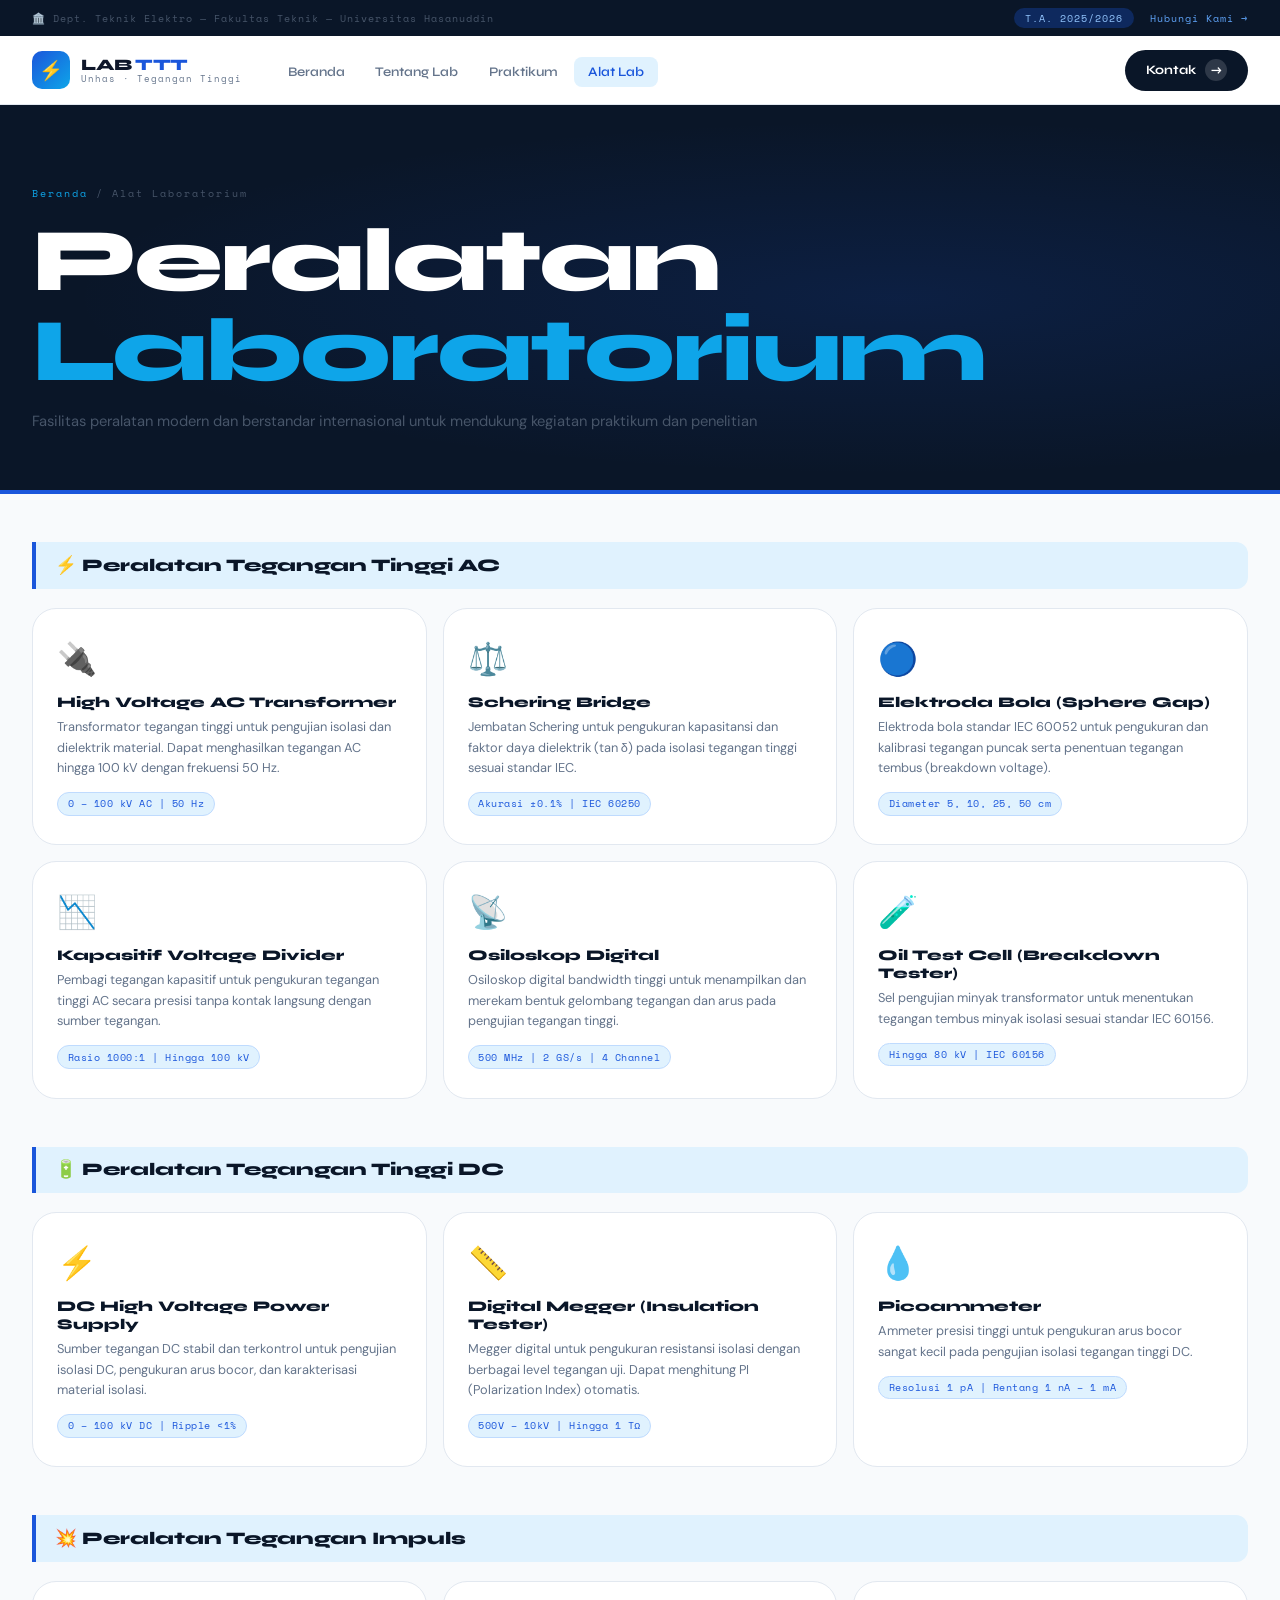
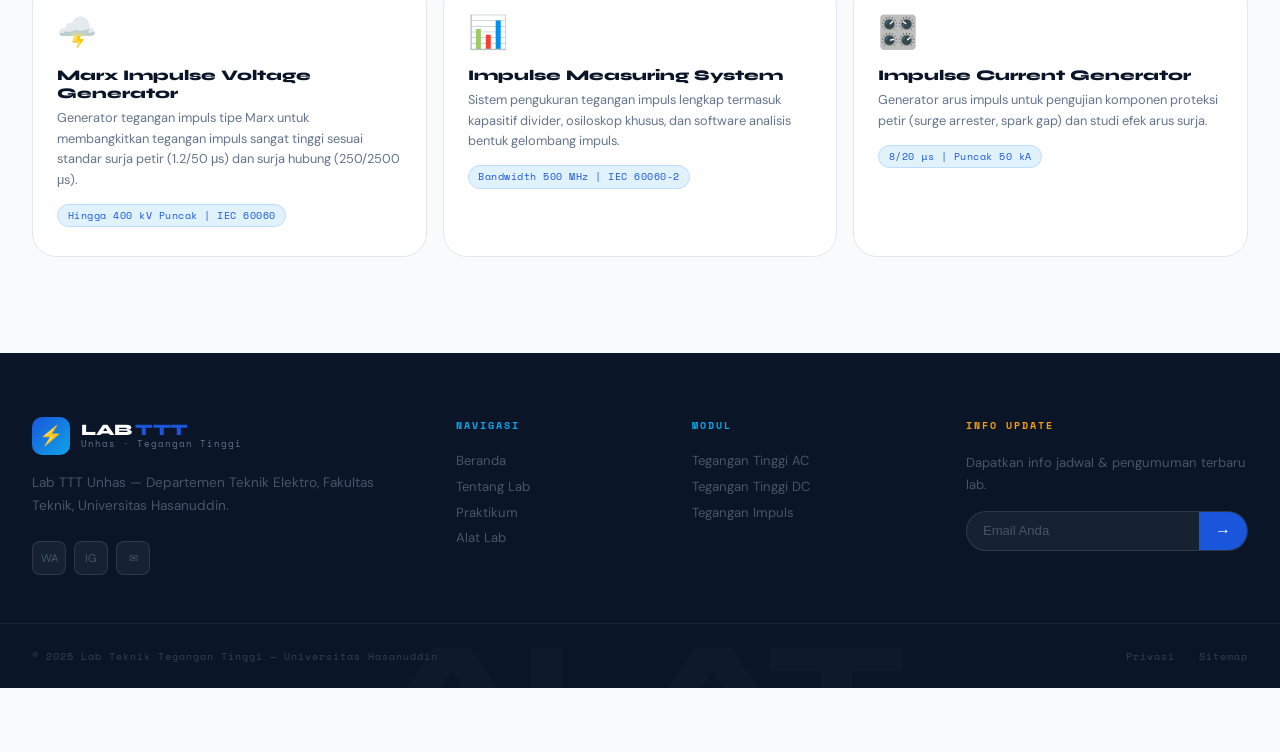
<file: alat.html>
<!DOCTYPE html>
<html lang="id">
<head>
  <meta charset="UTF-8"/><meta name="viewport" content="width=device-width, initial-scale=1.0"/>
  <title>Alat Laboratorium — Lab Teknik Tegangan Tinggi Unhas</title>
  <link rel="preconnect" href="https://fonts.googleapis.com"/>
  <link href="https://fonts.googleapis.com/css2?family=Syne:wght@400;500;600;700;800&family=Instrument+Serif:ital@0;1&family=DM+Sans:ital,wght@0,300;0,400;0,500;0,600;1,400&family=Space+Mono:wght@400;700&display=swap" rel="stylesheet"/>
  <link rel="stylesheet" href="style.css"/>
</head>
<body>
<div class="topbar"><div class="topbar-inner"><span class="topbar-left">🏛️ Dept. Teknik Elektro — Fakultas Teknik — Universitas Hasanuddin</span><div class="topbar-right"><span class="topbar-tag">T.A. 2025/2026</span><a href="contact.html" class="topbar-cta">Hubungi Kami →</a></div></div></div></div>
<nav class="navbar" id="navbar"><div class="nav-inner">
  <a href="index.html" class="logo"><div class="logo-mark"><span class="lm-bolt">⚡</span></div><div class="logo-text"><span class="lt-main">LAB <em>TTT</em></span><span class="lt-sub">Unhas · Tegangan Tinggi</span></div></a>
  <ul class="nav-links"><li><a href="index.html" class="nl-item">Beranda</a></li><li><a href="about.html" class="nl-item">Tentang Lab</a></li><li><a href="praktikum.html" class="nl-item">Praktikum</a></li><li><a href="alat.html" class="nl-item active">Alat Lab</a></li></ul>
  <a href="contact.html" class="nav-cta"><span>Kontak</span><div class="nav-cta-arrow">→</div></a>
  <button class="hamburger" id="hamburger"><span></span><span></span><span></span></button>
</div></nav>
<div class="mobile-menu" id="mobileMenu"><a href="index.html">Beranda</a><a href="about.html">Tentang Lab</a><a href="praktikum.html">Praktikum</a><a href="alat.html">Alat Lab</a><a href="contact.html">Kontak</a></div>

<section class="page-hero">
  <div class="page-hero-inner">
    <div class="breadcrumb"><a href="index.html">Beranda</a> / Alat Laboratorium</div>
    <h1>Peralatan <em>Laboratorium</em></h1>
    <p>Fasilitas peralatan modern dan berstandar internasional untuk mendukung kegiatan praktikum dan penelitian</p>
  </div>
</section>

<section class="alat-full-section">

  <div class="alat-category">
    <h3>⚡ Peralatan Tegangan Tinggi AC</h3>
    <div class="alat-full-grid">
      <div class="alat-full-card">
        <span class="alat-icon">🔌</span>
        <h4>High Voltage AC Transformer</h4>
        <p>Transformator tegangan tinggi untuk pengujian isolasi dan dielektrik material. Dapat menghasilkan tegangan AC hingga 100 kV dengan frekuensi 50 Hz.</p>
        <span class="alat-spec">0 – 100 kV AC | 50 Hz</span>
      </div>
      <div class="alat-full-card">
        <span class="alat-icon">⚖️</span>
        <h4>Schering Bridge</h4>
        <p>Jembatan Schering untuk pengukuran kapasitansi dan faktor daya dielektrik (tan δ) pada isolasi tegangan tinggi sesuai standar IEC.</p>
        <span class="alat-spec">Akurasi ±0.1% | IEC 60250</span>
      </div>
      <div class="alat-full-card">
        <span class="alat-icon">🔵</span>
        <h4>Elektroda Bola (Sphere Gap)</h4>
        <p>Elektroda bola standar IEC 60052 untuk pengukuran dan kalibrasi tegangan puncak serta penentuan tegangan tembus (breakdown voltage).</p>
        <span class="alat-spec">Diameter 5, 10, 25, 50 cm</span>
      </div>
      <div class="alat-full-card">
        <span class="alat-icon">📉</span>
        <h4>Kapasitif Voltage Divider</h4>
        <p>Pembagi tegangan kapasitif untuk pengukuran tegangan tinggi AC secara presisi tanpa kontak langsung dengan sumber tegangan.</p>
        <span class="alat-spec">Rasio 1000:1 | Hingga 100 kV</span>
      </div>
      <div class="alat-full-card">
        <span class="alat-icon">📡</span>
        <h4>Osiloskop Digital</h4>
        <p>Osiloskop digital bandwidth tinggi untuk menampilkan dan merekam bentuk gelombang tegangan dan arus pada pengujian tegangan tinggi.</p>
        <span class="alat-spec">500 MHz | 2 GS/s | 4 Channel</span>
      </div>
      <div class="alat-full-card">
        <span class="alat-icon">🧪</span>
        <h4>Oil Test Cell (Breakdown Tester)</h4>
        <p>Sel pengujian minyak transformator untuk menentukan tegangan tembus minyak isolasi sesuai standar IEC 60156.</p>
        <span class="alat-spec">Hingga 80 kV | IEC 60156</span>
      </div>
    </div>
  </div>

  <div class="alat-category">
    <h3>🔋 Peralatan Tegangan Tinggi DC</h3>
    <div class="alat-full-grid">
      <div class="alat-full-card">
        <span class="alat-icon">⚡</span>
        <h4>DC High Voltage Power Supply</h4>
        <p>Sumber tegangan DC stabil dan terkontrol untuk pengujian isolasi DC, pengukuran arus bocor, dan karakterisasi material isolasi.</p>
        <span class="alat-spec">0 – 100 kV DC | Ripple &lt;1%</span>
      </div>
      <div class="alat-full-card">
        <span class="alat-icon">📏</span>
        <h4>Digital Megger (Insulation Tester)</h4>
        <p>Megger digital untuk pengukuran resistansi isolasi dengan berbagai level tegangan uji. Dapat menghitung PI (Polarization Index) otomatis.</p>
        <span class="alat-spec">500V – 10kV | Hingga 1 TΩ</span>
      </div>
      <div class="alat-full-card">
        <span class="alat-icon">💧</span>
        <h4>Picoammeter</h4>
        <p>Ammeter presisi tinggi untuk pengukuran arus bocor sangat kecil pada pengujian isolasi tegangan tinggi DC.</p>
        <span class="alat-spec">Resolusi 1 pA | Rentang 1 nA – 1 mA</span>
      </div>
    </div>
  </div>

  <div class="alat-category">
    <h3>💥 Peralatan Tegangan Impuls</h3>
    <div class="alat-full-grid">
      <div class="alat-full-card">
        <span class="alat-icon">🌩️</span>
        <h4>Marx Impulse Voltage Generator</h4>
        <p>Generator tegangan impuls tipe Marx untuk membangkitkan tegangan impuls sangat tinggi sesuai standar surja petir (1.2/50 μs) dan surja hubung (250/2500 μs).</p>
        <span class="alat-spec">Hingga 400 kV Puncak | IEC 60060</span>
      </div>
      <div class="alat-full-card">
        <span class="alat-icon">📊</span>
        <h4>Impulse Measuring System</h4>
        <p>Sistem pengukuran tegangan impuls lengkap termasuk kapasitif divider, osiloskop khusus, dan software analisis bentuk gelombang impuls.</p>
        <span class="alat-spec">Bandwidth 500 MHz | IEC 60060-2</span>
      </div>
      <div class="alat-full-card">
        <span class="alat-icon">🎛️</span>
        <h4>Impulse Current Generator</h4>
        <p>Generator arus impuls untuk pengujian komponen proteksi petir (surge arrester, spark gap) dan studi efek arus surja.</p>
        <span class="alat-spec">8/20 μs | Puncak 50 kA</span>
      </div>
    </div>
  </div>

</section>

<footer class="footer"><div class="footer-inner"><div class="fi-brand"><div class="logo" style="margin-bottom:1rem"><div class="logo-mark"><span class="lm-bolt">⚡</span></div><div class="logo-text"><span class="lt-main" style="color:white">LAB <em>TTT</em></span><span class="lt-sub" style="color:#64748b">Unhas · Tegangan Tinggi</span></div></div><p>Lab TTT Unhas — Departemen Teknik Elektro, Fakultas Teknik, Universitas Hasanuddin.</p><div class="fi-socials"><a href="#">WA</a><a href="#">IG</a><a href="#">✉</a></div></div><div class="fi-col"><h4>NAVIGASI</h4><a href="index.html">Beranda</a><a href="about.html">Tentang Lab</a><a href="praktikum.html">Praktikum</a><a href="alat.html">Alat Lab</a></div><div class="fi-col"><h4>MODUL</h4><a href="praktikum.html#ttt-ac">Tegangan Tinggi AC</a><a href="praktikum.html#ttt-dc">Tegangan Tinggi DC</a><a href="praktikum.html#ttt-impuls">Tegangan Impuls</a></div><div class="fi-col subscribe"><h4>INFO UPDATE</h4><p>Dapatkan info jadwal & pengumuman terbaru lab.</p><div class="sub-form"><input type="email" placeholder="Email Anda"/><button>→</button></div></div></div><div class="footer-bottom"><div class="fb-watermark">ALAT</div><div class="fb-bar"><span>© 2025 Lab Teknik Tegangan Tinggi — Universitas Hasanuddin</span><div class="fb-links"><a href="#">Privasi</a><a href="#">Sitemap</a></div></div></div></footer>
<script src="script.js"></script>
</body></html>
</file>
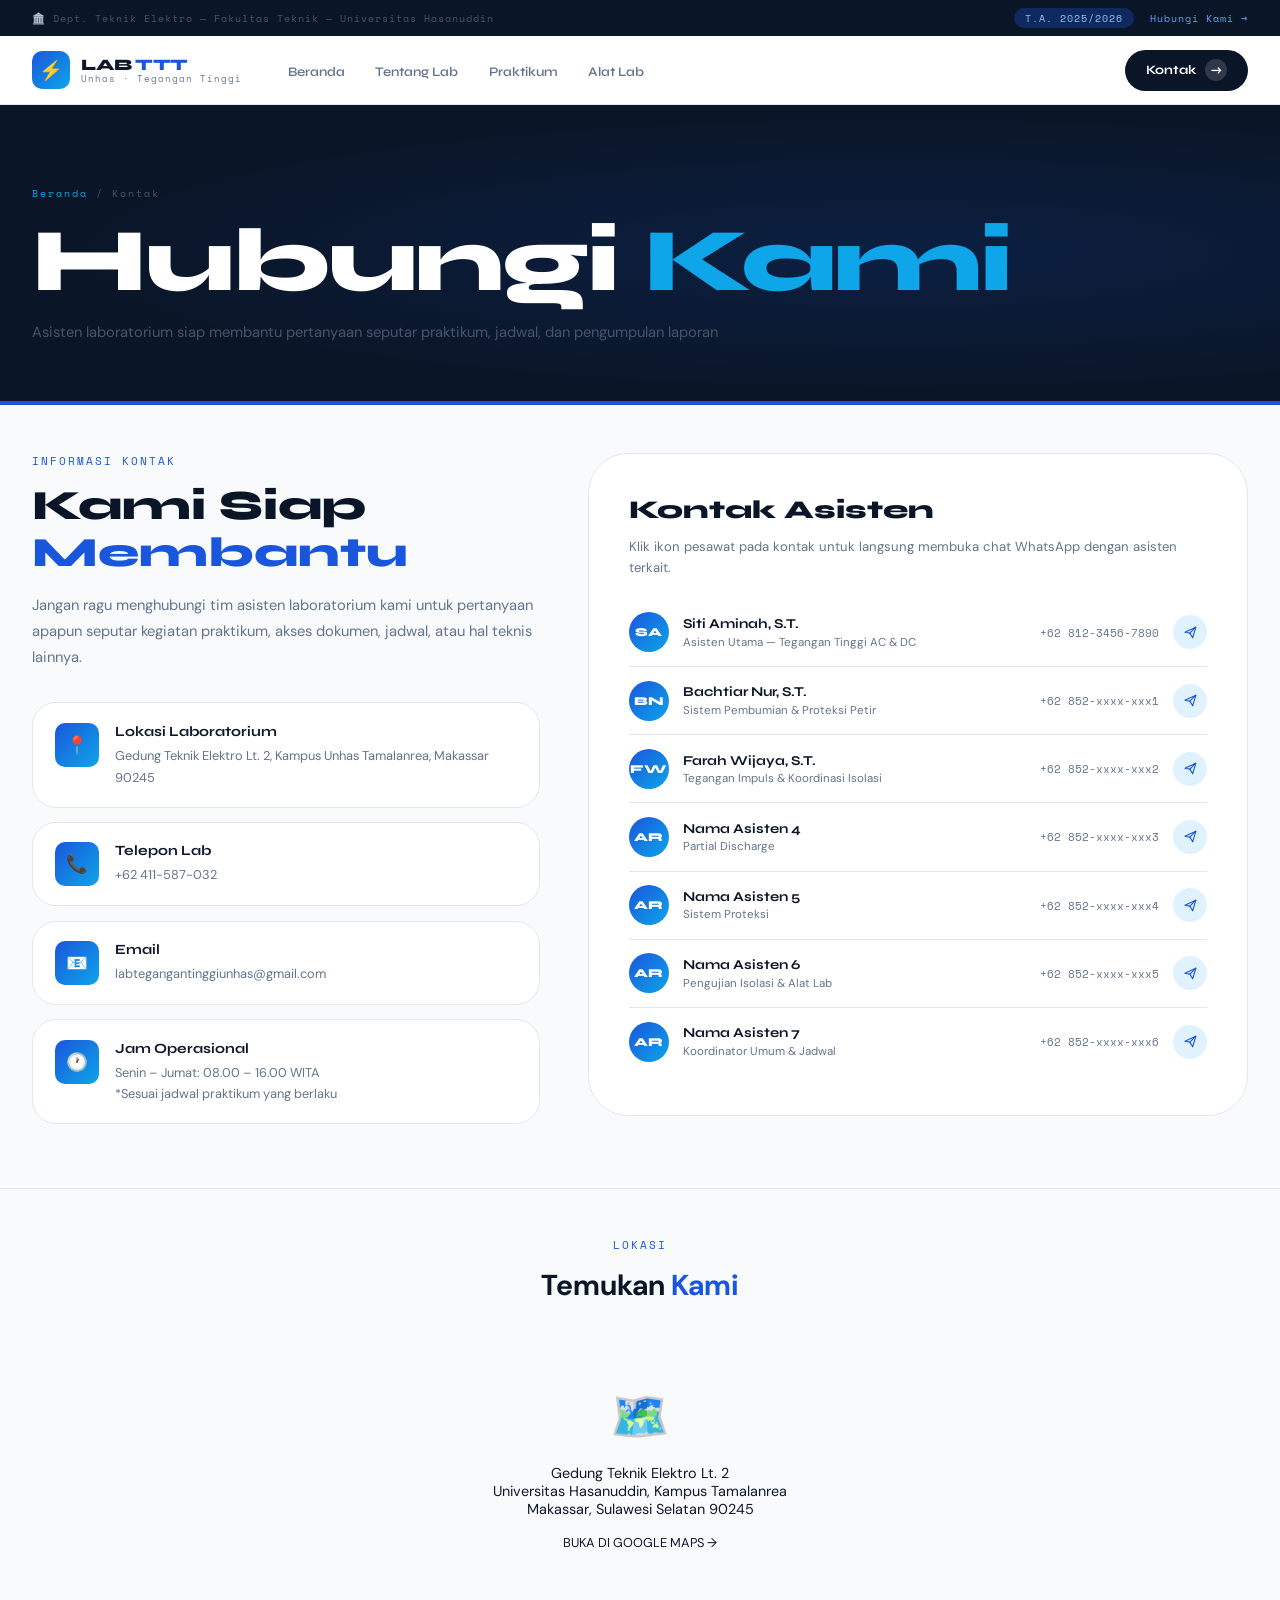
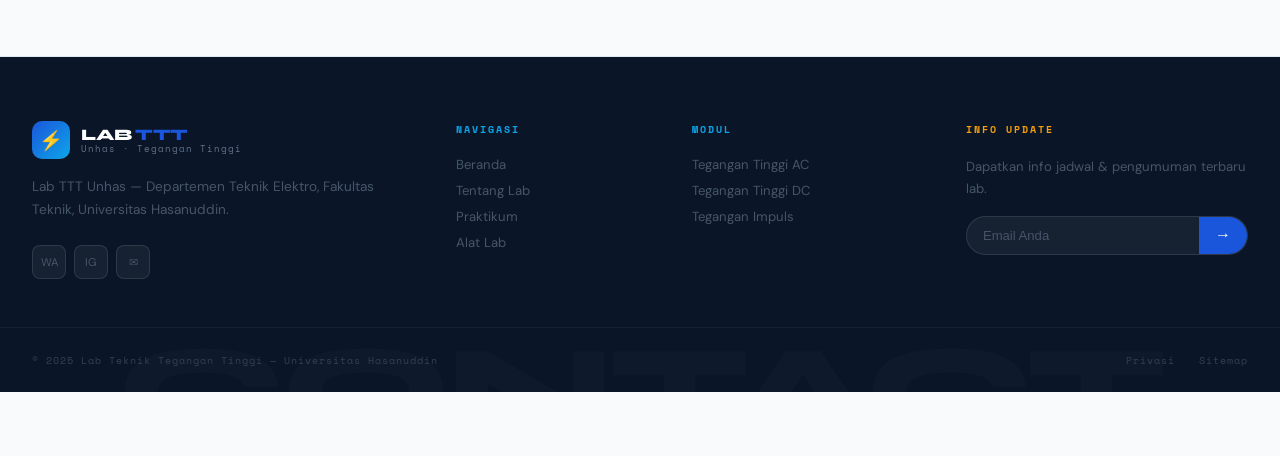
<file: contact.html>
<!DOCTYPE html>
<html lang="id">
<head>
  <meta charset="UTF-8"/><meta name="viewport" content="width=device-width, initial-scale=1.0"/>
  <title>Kontak — Lab Teknik Tegangan Tinggi Unhas</title>
  <link rel="preconnect" href="https://fonts.googleapis.com"/>
  <link href="https://fonts.googleapis.com/css2?family=Syne:wght@400;500;600;700;800&family=Instrument+Serif:ital@0;1&family=DM+Sans:ital,wght@0,300;0,400;0,500;0,600;1,400&family=Space+Mono:wght@400;700&display=swap" rel="stylesheet"/>
  <link rel="stylesheet" href="style.css"/>
</head>
<body>
<div class="topbar"><div class="topbar-inner"><span class="topbar-left">🏛️ Dept. Teknik Elektro — Fakultas Teknik — Universitas Hasanuddin</span><div class="topbar-right"><span class="topbar-tag">T.A. 2025/2026</span><a href="contact.html" class="topbar-cta">Hubungi Kami →</a></div></div></div></div>
<nav class="navbar" id="navbar"><div class="nav-inner">
  <a href="index.html" class="logo"><div class="logo-mark"><span class="lm-bolt">⚡</span></div><div class="logo-text"><span class="lt-main">LAB <em>TTT</em></span><span class="lt-sub">Unhas · Tegangan Tinggi</span></div></a>
  <ul class="nav-links"><li><a href="index.html" class="nl-item">Beranda</a></li><li><a href="about.html" class="nl-item">Tentang Lab</a></li><li><a href="praktikum.html" class="nl-item">Praktikum</a></li><li><a href="alat.html" class="nl-item">Alat Lab</a></li></ul>
  <a href="contact.html" class="nav-cta"><span>Kontak</span><div class="nav-cta-arrow">→</div></a>
  <button class="hamburger" id="hamburger"><span></span><span></span><span></span></button>
</div></nav>
<div class="mobile-menu" id="mobileMenu"><a href="index.html">Beranda</a><a href="about.html">Tentang Lab</a><a href="praktikum.html">Praktikum</a><a href="alat.html">Alat Lab</a><a href="contact.html">Kontak</a></div>

<section class="page-hero">
  <div class="page-hero-inner">
    <div class="breadcrumb"><a href="index.html">Beranda</a> / Kontak</div>
    <h1>Hubungi <em>Kami</em></h1>
    <p>Asisten laboratorium siap membantu pertanyaan seputar praktikum, jadwal, dan pengumpulan laporan</p>
  </div>
</section>

<div class="contact-section">
  <div class="contact-info">
    <p class="eyebrow">INFORMASI KONTAK</p>
    <h2>Kami Siap <em>Membantu</em></h2>
    <p class="body-text">Jangan ragu menghubungi tim asisten laboratorium kami untuk pertanyaan apapun seputar kegiatan praktikum, akses dokumen, jadwal, atau hal teknis lainnya.</p>
    <div class="contact-cards">
      <div class="contact-card">
        <div class="contact-card-icon">📍</div>
        <div><strong>Lokasi Laboratorium</strong><span>Gedung Teknik Elektro Lt. 2, Kampus Unhas Tamalanrea, Makassar 90245</span></div>
      </div>
      <div class="contact-card">
        <div class="contact-card-icon">📞</div>
        <div><strong>Telepon Lab</strong><span>+62 411-587-032</span></div>
      </div>
      <div class="contact-card">
        <div class="contact-card-icon">📧</div>
        <div><strong>Email</strong><span>labtegangantinggiunhas@gmail.com</span></div>
      </div>
      <div class="contact-card">
        <div class="contact-card-icon">🕐</div>
        <div><strong>Jam Operasional</strong><span>Senin – Jumat: 08.00 – 16.00 WITA<br/>*Sesuai jadwal praktikum yang berlaku</span></div>
      </div>
    </div>
  </div>

  <div class="contact-form asisten-card">
    <h3>Kontak Asisten</h3>
    <p class="asisten-card-sub">Klik ikon pesawat pada kontak untuk langsung membuka chat WhatsApp dengan asisten terkait.</p>

    <!-- ═══════════════════════════════════════════════════════════════
         CARA MENGISI 7 KONTAK ASISTEN DI BAWAH:
         1. Ganti teks di dalam <strong> dengan nama asisten.
         2. Ganti teks di dalam <span class="ar-modul"> dengan modul yang diampu.
         3. Ganti teks di dalam <span class="ar-phone"> dengan nomor tampilan, cth: +62 812-3456-7890
         4. Ganti angka di href="https://wa.me/62..." dengan nomor WA asli:
              - Buang angka 0 di depan, ganti dengan 62
              - Hilangkan semua spasi / tanda "-"
              - Contoh: 0812-3456-7890  →  6281234567890
              - Jadi link lengkapnya: https://wa.me/6281234567890
            (opsional: tambahkan ?text=Halo%20Kak di belakang nomor untuk pesan pembuka otomatis)
       ═══════════════════════════════════════════════════════════════ -->
    <div class="asisten-list">

      <a class="asisten-row" href="https://wa.me/6281234567890" target="_blank" rel="noopener">
        <div class="ar-avatar">SA</div>
        <div class="ar-info">
          <strong>Siti Aminah, S.T.</strong>
          <span class="ar-modul">Asisten Utama — Tegangan Tinggi AC & DC</span>
        </div>
        <span class="ar-phone">+62 812-3456-7890</span>
        <span class="ar-send" aria-label="Chat via WhatsApp"><svg viewBox="0 0 24 24" fill="none" xmlns="http://www.w3.org/2000/svg"><path d="M3 11.5L20.5 3.5L15.5 20.5L11 13L3 11.5Z" stroke="currentColor" stroke-width="1.8" stroke-linejoin="round"/><path d="M20.5 3.5L11 13" stroke="currentColor" stroke-width="1.8" stroke-linecap="round"/></svg></span>
      </a>

      <a class="asisten-row" href="https://wa.me/6281234567891" target="_blank" rel="noopener">
        <div class="ar-avatar">BN</div>
        <div class="ar-info">
          <strong>Bachtiar Nur, S.T.</strong>
          <span class="ar-modul">Sistem Pembumian & Proteksi Petir</span>
        </div>
        <span class="ar-phone">+62 852-xxxx-xxx1</span>
        <span class="ar-send" aria-label="Chat via WhatsApp"><svg viewBox="0 0 24 24" fill="none" xmlns="http://www.w3.org/2000/svg"><path d="M3 11.5L20.5 3.5L15.5 20.5L11 13L3 11.5Z" stroke="currentColor" stroke-width="1.8" stroke-linejoin="round"/><path d="M20.5 3.5L11 13" stroke="currentColor" stroke-width="1.8" stroke-linecap="round"/></svg></span>
      </a>

      <a class="asisten-row" href="https://wa.me/6281234567892" target="_blank" rel="noopener">
        <div class="ar-avatar">FW</div>
        <div class="ar-info">
          <strong>Farah Wijaya, S.T.</strong>
          <span class="ar-modul">Tegangan Impuls & Koordinasi Isolasi</span>
        </div>
        <span class="ar-phone">+62 852-xxxx-xxx2</span>
        <span class="ar-send" aria-label="Chat via WhatsApp"><svg viewBox="0 0 24 24" fill="none" xmlns="http://www.w3.org/2000/svg"><path d="M3 11.5L20.5 3.5L15.5 20.5L11 13L3 11.5Z" stroke="currentColor" stroke-width="1.8" stroke-linejoin="round"/><path d="M20.5 3.5L11 13" stroke="currentColor" stroke-width="1.8" stroke-linecap="round"/></svg></span>
      </a>

      <a class="asisten-row" href="https://wa.me/6281234567893" target="_blank" rel="noopener">
        <div class="ar-avatar">AR</div>
        <div class="ar-info">
          <strong>Nama Asisten 4</strong>
          <span class="ar-modul">Partial Discharge</span>
        </div>
        <span class="ar-phone">+62 852-xxxx-xxx3</span>
        <span class="ar-send" aria-label="Chat via WhatsApp"><svg viewBox="0 0 24 24" fill="none" xmlns="http://www.w3.org/2000/svg"><path d="M3 11.5L20.5 3.5L15.5 20.5L11 13L3 11.5Z" stroke="currentColor" stroke-width="1.8" stroke-linejoin="round"/><path d="M20.5 3.5L11 13" stroke="currentColor" stroke-width="1.8" stroke-linecap="round"/></svg></span>
      </a>

      <a class="asisten-row" href="https://wa.me/6281234567894" target="_blank" rel="noopener">
        <div class="ar-avatar">AR</div>
        <div class="ar-info">
          <strong>Nama Asisten 5</strong>
          <span class="ar-modul">Sistem Proteksi</span>
        </div>
        <span class="ar-phone">+62 852-xxxx-xxx4</span>
        <span class="ar-send" aria-label="Chat via WhatsApp"><svg viewBox="0 0 24 24" fill="none" xmlns="http://www.w3.org/2000/svg"><path d="M3 11.5L20.5 3.5L15.5 20.5L11 13L3 11.5Z" stroke="currentColor" stroke-width="1.8" stroke-linejoin="round"/><path d="M20.5 3.5L11 13" stroke="currentColor" stroke-width="1.8" stroke-linecap="round"/></svg></span>
      </a>

      <a class="asisten-row" href="https://wa.me/6281234567895" target="_blank" rel="noopener">
        <div class="ar-avatar">AR</div>
        <div class="ar-info">
          <strong>Nama Asisten 6</strong>
          <span class="ar-modul">Pengujian Isolasi & Alat Lab</span>
        </div>
        <span class="ar-phone">+62 852-xxxx-xxx5</span>
        <span class="ar-send" aria-label="Chat via WhatsApp"><svg viewBox="0 0 24 24" fill="none" xmlns="http://www.w3.org/2000/svg"><path d="M3 11.5L20.5 3.5L15.5 20.5L11 13L3 11.5Z" stroke="currentColor" stroke-width="1.8" stroke-linejoin="round"/><path d="M20.5 3.5L11 13" stroke="currentColor" stroke-width="1.8" stroke-linecap="round"/></svg></span>
      </a>

      <a class="asisten-row" href="https://wa.me/6281234567896" target="_blank" rel="noopener">
        <div class="ar-avatar">AR</div>
        <div class="ar-info">
          <strong>Nama Asisten 7</strong>
          <span class="ar-modul">Koordinator Umum & Jadwal</span>
        </div>
        <span class="ar-phone">+62 852-xxxx-xxx6</span>
        <span class="ar-send" aria-label="Chat via WhatsApp"><svg viewBox="0 0 24 24" fill="none" xmlns="http://www.w3.org/2000/svg"><path d="M3 11.5L20.5 3.5L15.5 20.5L11 13L3 11.5Z" stroke="currentColor" stroke-width="1.8" stroke-linejoin="round"/><path d="M20.5 3.5L11 13" stroke="currentColor" stroke-width="1.8" stroke-linecap="round"/></svg></span>
      </a>

    </div>
  </div>
</div>

<!-- MAP PLACEHOLDER -->
<div style="background:var(--off-white);border-top:1px solid var(--border);border-bottom:1px solid var(--border);padding:3rem 2rem;text-align:center;">
  <div style="max-width:1200px;margin:0 auto;">
    <p class="eyebrow">LOKASI</p>
    <h2 style="font-family:var(--font-head);font-size:1.8rem;color:var(--navy);margin-bottom:1rem;font-weight:700">Temukan <em style="color:var(--blue);font-style:normal">Kami</em></h2>
    <div style="background:var(--blue-pale);border:2px dashed var(--blue-light);border-radius:var(--radius-lg);height:280px;display:flex;align-items:center;justify-content:center;flex-direction:column;gap:1rem;margin-top:1.5rem;">
      <span style="font-size:3rem">🗺️</span>
      <p style="color:var(--text-gray);font-size:.9rem">Gedung Teknik Elektro Lt. 2<br/>Universitas Hasanuddin, Kampus Tamalanrea<br/>Makassar, Sulawesi Selatan 90245</p>
      <a href="https://maps.google.com/?q=Universitas+Hasanuddin+Makassar" target="_blank" class="btn-solid" style="font-size:.8rem">BUKA DI GOOGLE MAPS →</a>
    </div>
  </div>
</div>

<footer class="footer"><div class="footer-inner"><div class="fi-brand"><div class="logo" style="margin-bottom:1rem"><div class="logo-mark"><span class="lm-bolt">⚡</span></div><div class="logo-text"><span class="lt-main" style="color:white">LAB <em>TTT</em></span><span class="lt-sub" style="color:#64748b">Unhas · Tegangan Tinggi</span></div></div><p>Lab TTT Unhas — Departemen Teknik Elektro, Fakultas Teknik, Universitas Hasanuddin.</p><div class="fi-socials"><a href="#">WA</a><a href="#">IG</a><a href="#">✉</a></div></div><div class="fi-col"><h4>NAVIGASI</h4><a href="index.html">Beranda</a><a href="about.html">Tentang Lab</a><a href="praktikum.html">Praktikum</a><a href="alat.html">Alat Lab</a></div><div class="fi-col"><h4>MODUL</h4><a href="praktikum.html#ttt-ac">Tegangan Tinggi AC</a><a href="praktikum.html#ttt-dc">Tegangan Tinggi DC</a><a href="praktikum.html#ttt-impuls">Tegangan Impuls</a></div><div class="fi-col subscribe"><h4>INFO UPDATE</h4><p>Dapatkan info jadwal & pengumuman terbaru lab.</p><div class="sub-form"><input type="email" placeholder="Email Anda"/><button>→</button></div></div></div><div class="footer-bottom"><div class="fb-watermark">CONTACT</div><div class="fb-bar"><span>© 2025 Lab Teknik Tegangan Tinggi — Universitas Hasanuddin</span><div class="fb-links"><a href="#">Privasi</a><a href="#">Sitemap</a></div></div></div></footer>
<script src="script.js"></script>
</body></html>
</file>
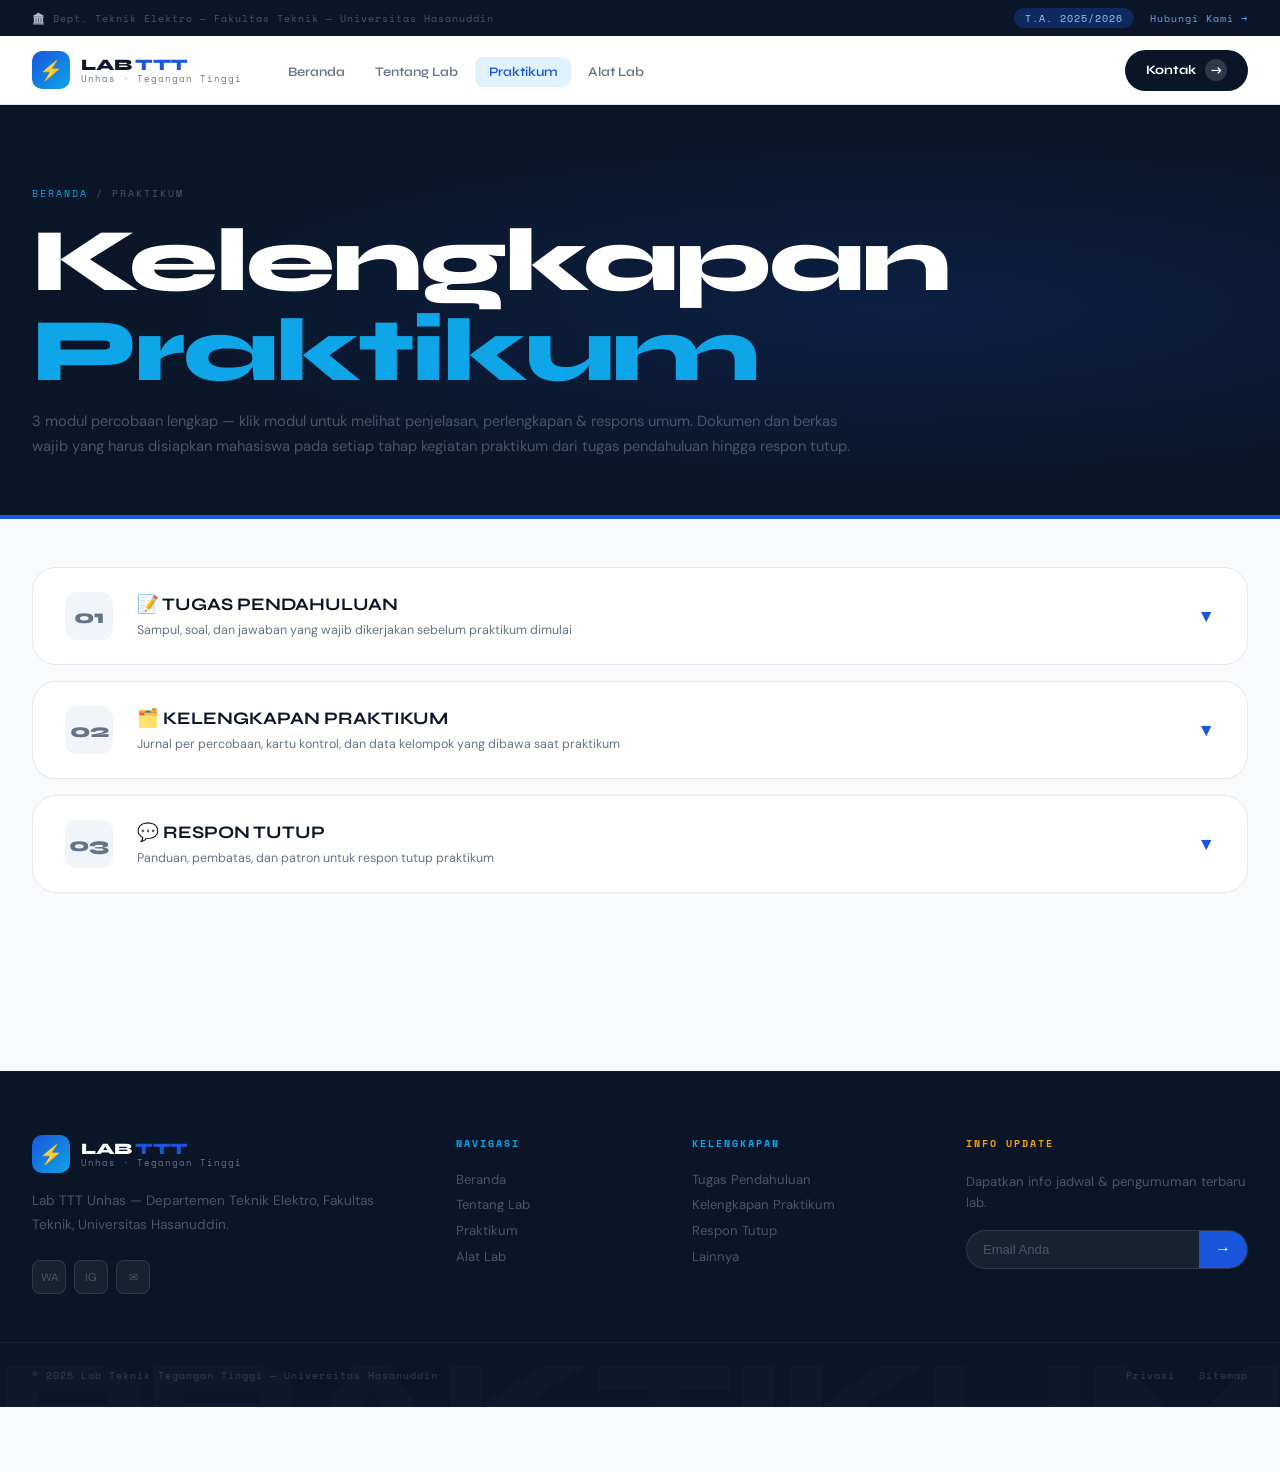
<file: praktikum.html>
<!DOCTYPE html>
<html lang="id">
<head>
  <meta charset="UTF-8"/><meta name="viewport" content="width=device-width, initial-scale=1.0"/>
  <title>Praktikum — Lab TTT Unhas</title>
  <link rel="preconnect" href="https://fonts.googleapis.com"/>
  <link href="https://fonts.googleapis.com/css2?family=Syne:wght@400;500;600;700;800&family=Instrument+Serif:ital@0;1&family=DM+Sans:ital,wght@0,300;0,400;0,500;0,600;1,400&family=Space+Mono:wght@400;700&display=swap" rel="stylesheet"/>
  <link rel="stylesheet" href="style.css"/>
</head>
<body>
<div class="topbar"><div class="topbar-inner"><span class="topbar-left">🏛️ Dept. Teknik Elektro — Fakultas Teknik — Universitas Hasanuddin</span><div class="topbar-right"><span class="topbar-tag">T.A. 2025/2026</span><a href="contact.html" class="topbar-cta">Hubungi Kami →</a></div></div></div></div>
<nav class="navbar" id="navbar"><div class="nav-inner">
  <a href="index.html" class="logo"><div class="logo-mark"><span class="lm-bolt">⚡</span></div><div class="logo-text"><span class="lt-main">LAB <em>TTT</em></span><span class="lt-sub">Unhas · Tegangan Tinggi</span></div></a>
  <ul class="nav-links"><li><a href="index.html" class="nl-item">Beranda</a></li><li><a href="about.html" class="nl-item">Tentang Lab</a></li><li><a href="praktikum.html" class="nl-item active">Praktikum</a></li><li><a href="alat.html" class="nl-item">Alat Lab</a></li></ul>
  <a href="contact.html" class="nav-cta"><span>Kontak</span><div class="nav-cta-arrow">→</div></a>
  <button class="hamburger" id="hamburger"><span></span><span></span><span></span></button>
</div></nav>
<div class="mobile-menu" id="mobileMenu"><a href="index.html">Beranda</a><a href="about.html">Tentang Lab</a><a href="praktikum.html">Praktikum</a><a href="alat.html">Alat Lab</a><a href="contact.html">Kontak</a></div>

<section class="page-hero">
  <div class="page-hero-inner">
    <div class="breadcrumb"><a href="index.html">BERANDA</a> / PRAKTIKUM</div>
    <h1>Kelengkapan <em>Praktikum</em></h1>
    <p>3 modul percobaan lengkap — klik modul untuk melihat penjelasan, perlengkapan & respons umum. Dokumen dan berkas wajib yang harus disiapkan mahasiswa pada setiap tahap kegiatan praktikum dari tugas pendahuluan hingga respon tutup. </p>
  </div>
</section>

<!-- Setiap baris di bawah ini adalah komponen accordion terpisah dari 6 modul
     di atas (dibungkus .prak-detail-section sendiri) sehingga buka/tutupnya
     tidak saling mempengaruhi. Ganti link "https://drive.google.com/your-link-here"
     pada setiap dokumen dengan link Google Drive yang sebenarnya. -->
<section class="prak-detail-section admin-section" id="kelengkapan-administrasi">

  <div id="tugas-pendahuluan" class="prak-detail-item">
    <div class="prak-detail-header">
      <div class="prak-detail-num">01</div>
      <div class="prak-detail-title"><h3>📝 TUGAS PENDAHULUAN</h3><span>Sampul, soal, dan jawaban yang wajib dikerjakan sebelum praktikum dimulai</span></div>
      <span class="prak-detail-toggle">▼</span>
    </div>
    <div class="prak-detail-body">
      <p class="prak-admin-desc">Tugas pendahuluan dikerjakan dan dikumpulkan sebelum sesi praktikum berlangsung. Pastikan sampul, jawaban soal, dan nilai sudah lengkap sebelum masuk laboratorium.</p>
      <div class="jurnal-list">
        <div class="jurnal-item">
          <span class="jurnal-item-icon">📄</span>
          <div class="jurnal-item-info"><strong>Sampul</strong><span>DOCX • Template sampul tugas pendahuluan</span></div>
          <div class="jurnal-item-actions"><a href="https://drive.google.com/your-link-here" target="_blank" class="jurnal-btn">🔗 Buka Drive</a><a href="https://drive.google.com/your-link-here" target="_blank" class="jurnal-btn">⬇️ Unduh</a></div>
        </div>
        <div class="jurnal-item">
          <span class="jurnal-item-icon">❓</span>
          <div class="jurnal-item-info"><strong>Soal</strong><span>PDF • Soal tugas pendahuluan</span></div>
          <div class="jurnal-item-actions"><a href="https://drive.google.com/your-link-here" target="_blank" class="jurnal-btn">🔗 Buka Drive</a><a href="https://drive.google.com/your-link-here" target="_blank" class="jurnal-btn">⬇️ Unduh</a></div>
        </div>
        <div class="jurnal-item">
          <span class="jurnal-item-icon">👥</span>
          <div class="jurnal-item-info"><strong>Kelompok</strong><span>PDF • Daftar pembagian kelompok tugas pendahuluan</span></div>
          <div class="jurnal-item-actions"><a href="https://drive.google.com/your-link-here" target="_blank" class="jurnal-btn">🔗 Buka Drive</a><a href="https://drive.google.com/your-link-here" target="_blank" class="jurnal-btn">⬇️ Unduh</a></div>
        </div>
      </div>
      <small class="sub-note">*untuk aturan penulisannya silahkan hubungi asisten masing-masing.</small>
    </div>
  </div>

  <div id="kelengkapan-praktikum" class="prak-detail-item">
    <div class="prak-detail-header">
      <div class="prak-detail-num">02</div>
      <div class="prak-detail-title"><h3>🗂️ KELENGKAPAN PRAKTIKUM</h3><span>Jurnal per percobaan, kartu kontrol, dan data kelompok yang dibawa saat praktikum</span></div>
      <span class="prak-detail-toggle">▼</span>
    </div>
    <div class="prak-detail-body">
      <p class="prak-admin-desc">Kelengkapan yang wajib dibawa mahasiswa saat pelaksanaan praktikum di laboratorium, termasuk jurnal untuk tiap percobaan.</p>

      <span class="kj-heading">📓 JURNAL — 3 PERCOBAAN</span>
      <div class="kj-grid">
        <div class="kj-sub">
          <span class="kj-sub-label">⚡ Tegangan Tinggi AC<small>Pengujian dielektrik & kekuatan isolasi pada tegangan bolak-balik</small></span>
          <div class="jurnal-list compact">
            <div class="jurnal-item">
              <span class="jurnal-item-icon">📄</span>
              <div class="jurnal-item-info"><strong>Sampul Jurnal</strong><span>PDF</span></div>
              <div class="jurnal-item-actions"><a href="https://drive.google.com/your-link-here" target="_blank" class="jurnal-btn">🔗</a><a href="https://drive.google.com/your-link-here" target="_blank" class="jurnal-btn">⬇️</a></div>
            </div>
            <div class="jurnal-item">
              <span class="jurnal-item-icon">📄</span>
              <div class="jurnal-item-info"><strong>Jurnal Praktikum</strong><span>WORD</span></div>
              <div class="jurnal-item-actions"><a href="https://drive.google.com/your-link-here" target="_blank" class="jurnal-btn">🔗</a><a href="https://drive.google.com/your-link-here" target="_blank" class="jurnal-btn">⬇️</a></div>
            </div>
          </div>
        </div>
        <div class="kj-sub">
          <span class="kj-sub-label">🔋 Tegangan Tinggi DC<small>Resistivitas isolasi, PI, DAR & karakteristik arus bocor DC</small></span>
          <div class="jurnal-list compact">
            <div class="jurnal-item">
              <span class="jurnal-item-icon">📄</span>
              <div class="jurnal-item-info"><strong>Sampul Jurnal</strong><span>PDF</span></div>
              <div class="jurnal-item-actions"><a href="https://drive.google.com/your-link-here" target="_blank" class="jurnal-btn">🔗</a><a href="https://drive.google.com/your-link-here" target="_blank" class="jurnal-btn">⬇️</a></div>
            </div>
            <div class="jurnal-item">
              <span class="jurnal-item-icon">📄</span>
              <div class="jurnal-item-info"><strong>Jurnal Praktikum</strong><span>WORD</span></div>
              <div class="jurnal-item-actions"><a href="https://drive.google.com/your-link-here" target="_blank" class="jurnal-btn">🔗</a><a href="https://drive.google.com/your-link-here" target="_blank" class="jurnal-btn">⬇️</a></div>
            </div>
          </div>
        </div>
        <div class="kj-sub">
          <span class="kj-sub-label">🌩️ Tegangan Impuls<small>Surja petir 1.2/50 μs, surja hubung & koordinasi isolasi</small></span>
          <div class="jurnal-list compact">
            <div class="jurnal-item">
              <span class="jurnal-item-icon">📄</span>
              <div class="jurnal-item-info"><strong>Sampul Jurnal</strong><span>PDF</span></div>
              <div class="jurnal-item-actions"><a href="https://drive.google.com/your-link-here" target="_blank" class="jurnal-btn">🔗</a><a href="https://drive.google.com/your-link-here" target="_blank" class="jurnal-btn">⬇️</a></div>
            </div>
            <div class="jurnal-item">
              <span class="jurnal-item-icon">📄</span>
              <div class="jurnal-item-info"><strong>Jurnal Praktikum</strong><span>WORD</span></div>
              <div class="jurnal-item-actions"><a href="https://drive.google.com/your-link-here" target="_blank" class="jurnal-btn">🔗</a><a href="https://drive.google.com/your-link-here" target="_blank" class="jurnal-btn">⬇️</a></div>
            </div>
          </div>
        </div>
      </div>

      <div class="jurnal-list" style="margin-top:1.5rem">
        <div class="jurnal-item">
          <span class="jurnal-item-icon">🪪</span>
          <div class="jurnal-item-info"><strong>Kartu Kontrol</strong><span>PDF • Kartu kontrol kehadiran & nilai praktikum</span></div>
          <div class="jurnal-item-actions"><a href="https://drive.google.com/your-link-here" target="_blank" class="jurnal-btn">🔗 Buka Drive</a><a href="https://drive.google.com/your-link-here" target="_blank" class="jurnal-btn">⬇️ Unduh</a></div>
        </div>
        <div class="jurnal-item">
          <span class="jurnal-item-icon">👥</span>
          <div class="jurnal-item-info"><strong>Kelompok</strong><span>PDF • Daftar pembagian kelompok praktikum</span></div>
          <div class="jurnal-item-actions"><a href="https://drive.google.com/your-link-here" target="_blank" class="jurnal-btn">🔗 Buka Drive</a><a href="https://drive.google.com/your-link-here" target="_blank" class="jurnal-btn">⬇️ Unduh</a></div>
        </div>
        <div class="jurnal-item">
          <span class="jurnal-item-icon">📄</span>
          <div class="jurnal-item-info"><strong>File Lengkap</strong><span>DRIVE • Link lengkap keseluruhan berkas</span></div>
          <div class="jurnal-item-actions"><a href="https://drive.google.com/your-link-here" target="_blank" class="jurnal-btn">🔗 Buka Drive</a></div>
        </div>
      </div>
    </div>
  </div>

  <div id="respon-tutup" class="prak-detail-item">
    <div class="prak-detail-header">
      <div class="prak-detail-num">03</div>
      <div class="prak-detail-title"><h3>💬 RESPON TUTUP</h3><span>Panduan, pembatas, dan patron untuk respon tutup praktikum</span></div>
      <span class="prak-detail-toggle">▼</span>
    </div>
    <div class="prak-detail-body">
      <p class="prak-admin-desc">Berkas pendukung pelaksanaan respon tutup di akhir rangkaian praktikum.</p>
      <div class="jurnal-list">
        <div class="jurnal-item">
          <span class="jurnal-item-icon">📘</span>
          <div class="jurnal-item-info"><strong>Panduan</strong><span>PDF • Panduan pelaksanaan respon tutup</span></div>
          <div class="jurnal-item-actions"><a href="https://drive.google.com/your-link-here" target="_blank" class="jurnal-btn">🔗 Buka Drive</a><a href="https://drive.google.com/your-link-here" target="_blank" class="jurnal-btn">⬇️ Unduh</a></div>
        </div>
        <div class="jurnal-item">
          <span class="jurnal-item-icon">📑</span>
          <div class="jurnal-item-info"><strong>Pembatas</strong><span>DOCX • Lembar pembatas berkas respon tutup</span></div>
          <div class="jurnal-item-actions"><a href="https://drive.google.com/your-link-here" target="_blank" class="jurnal-btn">🔗 Buka Drive</a><a href="https://drive.google.com/your-link-here" target="_blank" class="jurnal-btn">⬇️ Unduh</a></div>
        </div>
        <div class="jurnal-item">
          <span class="jurnal-item-icon">🖇️</span>
          <div class="jurnal-item-info"><strong>Patron</strong><span>DOCX • Patron/format penyusunan respon tutup</span></div>
          <div class="jurnal-item-actions"><a href="https://drive.google.com/your-link-here" target="_blank" class="jurnal-btn">🔗 Buka Drive</a><a href="https://drive.google.com/your-link-here" target="_blank" class="jurnal-btn">⬇️ Unduh</a></div>
        </div>
        <div class="jurnal-item">
          <span class="jurnal-item-icon">📄</span>
          <div class="jurnal-item-info"><strong>File Lengkap</strong><span>DRIVE • Link lengkap keseluruhan berkas</span></div>
          <div class="jurnal-item-actions"><a href="https://drive.google.com/your-link-here" target="_blank" class="jurnal-btn">🔗 Buka Drive</a></div>
        </div>
      </div>
    </div>
  </div>

  <div id="lainnya" class="prak-detail-item">
    <div class="prak-detail-header">
      <div class="prak-detail-num">04</div>
      <div class="prak-detail-title"><h3>📎 LAINNYA</h3><span>Tata tertib dan surat pernyataan mengikuti praktikum</span></div>
      <span class="prak-detail-toggle">▼</span>
    </div>
    <div class="prak-detail-body">
      <p class="prak-admin-desc">Dokumen administratif tambahan yang perlu dibaca dan dilengkapi mahasiswa peserta praktikum.</p>
      <div class="jurnal-list">
        <div class="jurnal-item">
          <span class="jurnal-item-icon">📋</span>
          <div class="jurnal-item-info"><strong>Tata Tertib Praktikum</strong><span>PDF • Wajib dibaca sebelum praktikum dimulai</span></div>
          <div class="jurnal-item-actions"><a href="https://drive.google.com/your-link-here" target="_blank" class="jurnal-btn">🔗 Buka Drive</a><a href="https://drive.google.com/your-link-here" target="_blank" class="jurnal-btn">⬇️ Unduh</a></div>
        </div>
        <div class="jurnal-item">
          <span class="jurnal-item-icon">✍️</span>
          <div class="jurnal-item-info"><strong>Surat Pernyataan Mengikuti Praktikum</strong><span>PDF/DOCX • Diisi dan ditandatangani mahasiswa</span></div>
          <div class="jurnal-item-actions"><a href="https://drive.google.com/your-link-here" target="_blank" class="jurnal-btn">🔗 Buka Drive</a><a href="https://drive.google.com/your-link-here" target="_blank" class="jurnal-btn">⬇️ Unduh</a></div>
        </div>
      </div>
    </div>
  </div>

</section>

<footer class="footer"><div class="footer-inner"><div class="fi-brand"><div class="logo" style="margin-bottom:1rem"><div class="logo-mark"><span class="lm-bolt">⚡</span></div><div class="logo-text"><span class="lt-main" style="color:white">LAB <em>TTT</em></span><span class="lt-sub" style="color:#64748b">Unhas · Tegangan Tinggi</span></div></div><p>Lab TTT Unhas — Departemen Teknik Elektro, Fakultas Teknik, Universitas Hasanuddin.</p><div class="fi-socials"><a href="#">WA</a><a href="#">IG</a><a href="#">✉</a></div></div><div class="fi-col"><h4>NAVIGASI</h4><a href="index.html">Beranda</a><a href="about.html">Tentang Lab</a><a href="praktikum.html">Praktikum</a><a href="alat.html">Alat Lab</a></div><div class="fi-col"><h4>KELENGKAPAN</h4><a href="#tugas-pendahuluan">Tugas Pendahuluan</a><a href="#kelengkapan-praktikum">Kelengkapan Praktikum</a><a href="#respon-tutup">Respon Tutup</a><a href="#lainnya">Lainnya</a></div><div class="fi-col subscribe"><h4>INFO UPDATE</h4><p>Dapatkan info jadwal & pengumuman terbaru lab.</p><div class="sub-form"><input type="email" placeholder="Email Anda"/><button>→</button></div></div></div><div class="footer-bottom"><div class="fb-watermark">PRAKTIKUM</div><div class="fb-bar"><span>© 2025 Lab Teknik Tegangan Tinggi — Universitas Hasanuddin</span><div class="fb-links"><a href="#">Privasi</a><a href="#">Sitemap</a></div></div></div></footer>
<script src="script.js"></script>
</body></html>
</file>
<file: style.css>
/* ═══════════════════════════════════════════════
   LAB TTT UNHAS — MODERN EDITORIAL BLUE/WHITE
   
   Fonts: Syne (display/heading) + Instrument Serif (italic accent)
          + DM Sans (body) + Space Mono (tags/mono)
   
   Palette:
   – Deep Navy:   #0a1628
   – Blue:        #1a56db
   – Blue mid:    #2563eb
   – Sky:         #0ea5e9
   – Ice:         #e0f2fe
   – White:       #ffffff
   – Off-white:   #f8fafc
   – Cream:       #f1f5f9
   – Slate:       #64748b
   – Dark text:   #0f172a
   – Accent gold: #f59e0b
   – Accent teal: #0d9488
═══════════════════════════════════════════════ */

:root {
  --navy:    #0a1628;
  --blue:    #1a56db;
  --blue2:   #2563eb;
  --sky:     #0ea5e9;
  --ice:     #e0f2fe;
  --white:   #ffffff;
  --off:     #f8fafc;
  --cream:   #f1f5f9;
  --slate:   #64748b;
  --dark:    #0f172a;
  --gold:    #f59e0b;
  --teal:    #0d9488;
  --border:  #e2e8f0;

  --ff-display: 'Syne', sans-serif;
  --ff-serif:   'Instrument Serif', serif;
  --ff-body:    'DM Sans', sans-serif;
  --ff-mono:    'Space Mono', monospace;

  --r: 12px;
  --r-lg: 24px;
  --r-xl: 40px;
  --sh: 0 4px 32px rgba(10,22,40,.08);
  --sh-lg: 0 16px 60px rgba(10,22,40,.14);
}

*, *::before, *::after { margin:0; padding:0; box-sizing:border-box; }
html { scroll-behavior:smooth; font-size:16px; max-width:100%; overflow-x:hidden; }
body { font-family:var(--ff-body); background:var(--off); color:var(--dark); overflow-x:hidden; max-width:100%; }
a { text-decoration:none; color:inherit; }
img, svg { max-width:100%; }
h1, h2, h3, h4 { overflow-wrap:break-word; }

/* ── TOPBAR ── */
.topbar {
  background:var(--navy); padding:.5rem 0;
  font-family:var(--ff-mono); font-size:.65rem; letter-spacing:1px;
}
.topbar-inner {
  max-width:1280px; margin:0 auto; padding:0 2rem;
  display:flex; align-items:center; justify-content:space-between;
}
.topbar-left { color:#475569; }
.topbar-right { display:flex; align-items:center; gap:1rem; }
.topbar-tag {
  background:rgba(26,86,219,.3); color:#93c5fd;
  padding:.2rem .7rem; border-radius:50px; font-size:.6rem;
}
.topbar-cta {
  color:#60a5fa; transition:color .2s;
}
.topbar-cta:hover { color:white; }

/* ── NAVBAR ── */
.navbar {
  position:sticky; top:0; z-index:1000;
  background:rgba(255,255,255,.92); backdrop-filter:blur(20px);
  border-bottom:1px solid var(--border);
  transition:box-shadow .3s;
}
.navbar.scrolled { box-shadow:var(--sh); }
.nav-inner {
  max-width:1280px; margin:0 auto; padding:0 2rem;
  height:68px; display:flex; align-items:center; gap:2rem;
}
.logo { display:flex; align-items:center; gap:.7rem; flex-shrink:0; }
.logo-mark {
  width:38px; height:38px;
  background:linear-gradient(135deg,var(--blue),var(--sky));
  border-radius:10px;
  display:flex; align-items:center; justify-content:center;
}
.lm-bolt { font-size:1.2rem; }
.logo-text { line-height:1; }
.lt-main {
  display:block; font-family:var(--ff-display); font-size:1rem;
  font-weight:800; color:var(--dark); letter-spacing:-0.5px;
}
.lt-main em { color:var(--blue); font-style:normal; }
.lt-sub { display:block; font-family:var(--ff-mono); font-size:.55rem; color:var(--slate); letter-spacing:1px; margin-top:2px; }

.nav-links { list-style:none; display:flex; gap:.2rem; flex:1; }
.nl-item {
  font-family:var(--ff-display); font-size:.82rem; font-weight:600;
  color:var(--slate); padding:.45rem .85rem; border-radius:8px;
  transition:color .2s, background .2s;
}
.nl-item:hover, .nl-item.active { color:var(--blue); background:var(--ice); }

.nav-cta {
  display:flex; align-items:center; gap:.6rem;
  background:var(--navy); color:white;
  font-family:var(--ff-display); font-size:.8rem; font-weight:700;
  padding:.6rem 1.3rem; border-radius:50px;
  transition:background .2s, transform .2s;
}
.nav-cta:hover { background:var(--blue); transform:translateY(-1px); }
.nav-cta-arrow {
  width:22px; height:22px;
  background:rgba(255,255,255,.15); border-radius:50%;
  display:flex; align-items:center; justify-content:center;
  font-size:.8rem;
}

.hamburger { display:none; flex-direction:column; gap:5px; background:none; border:none; cursor:pointer; padding:4px; margin-left:auto; }
.hamburger span { display:block; width:24px; height:2px; background:var(--dark); border-radius:2px; }
.mobile-menu { display:none; flex-direction:column; background:var(--white); border-bottom:1px solid var(--border); position:sticky; top:68px; z-index:999; }
.mobile-menu.open { display:flex; }
.mobile-menu a { padding:.85rem 2rem; font-family:var(--ff-display); font-size:.95rem; font-weight:600; color:var(--slate); border-bottom:1px solid var(--border); }
.mobile-menu a:hover { color:var(--blue); background:var(--ice); }

/* ── BUTTONS ── */
.btn-pill-fill {
  display:inline-flex; align-items:center; gap:.5rem;
  background:var(--blue); color:white;
  font-family:var(--ff-display); font-size:.85rem; font-weight:700;
  padding:.75rem 1.8rem; border-radius:50px;
  transition:background .2s, transform .2s, box-shadow .2s;
}
.btn-pill-fill:hover { background:var(--navy); transform:translateY(-2px); box-shadow:0 8px 24px rgba(26,86,219,.35); color:white; }
.btn-pill-outline {
  display:inline-flex; align-items:center; gap:.5rem;
  border:2px solid var(--border); color:var(--dark);
  font-family:var(--ff-display); font-size:.85rem; font-weight:700;
  padding:.72rem 1.6rem; border-radius:50px;
  transition:border-color .2s, color .2s, background .2s;
}
.btn-pill-outline:hover { border-color:var(--blue); color:var(--blue); background:var(--ice); }
.btn-pill-outline.sm { font-size:.78rem; padding:.55rem 1.3rem; }

/* ── HERO ── */
.hero {
  position:relative; overflow:hidden;
  min-height:88vh; background:var(--white);
  display:flex; align-items:center;
  padding:5rem 4rem 4rem;
  gap:3rem; max-width:1280px; margin:0 auto;
}
.hero-bg-grid {
  position:fixed; inset:0; z-index:0;
  background-image:
    linear-gradient(var(--border) 1px, transparent 1px),
    linear-gradient(90deg, var(--border) 1px, transparent 1px);
  background-size:60px 60px;
  opacity:.4; pointer-events:none;
}
.hero-blob {
  position:absolute; border-radius:50%; filter:blur(80px);
  pointer-events:none; z-index:0;
}
.b1 { width:600px; height:600px; background:rgba(26,86,219,.08); top:-200px; right:-100px; }
.b2 { width:400px; height:400px; background:rgba(14,165,233,.06); bottom:-100px; left:-100px; }

.hero-left { flex:1; min-width:0; width:100%; max-width:100%; position:relative; z-index:1; }
.hero-eyebrow {
  display:inline-flex; align-items:center; gap:.6rem;
  font-family:var(--ff-mono); font-size:.68rem; letter-spacing:2px;
  color:var(--blue); background:var(--ice);
  border:1px solid #bfdbfe;
  padding:.35rem 1rem; border-radius:50px; margin-bottom:2rem;
}
.he-dot { width:7px; height:7px; background:var(--sky); border-radius:50%; animation:blink 1.5s infinite; }
@keyframes blink { 0%,100%{opacity:1} 50%{opacity:.3} }

.hero-title { margin-bottom:1.5rem; line-height:1; }
.ht-serif {
  display:block;
  font-family:var(--ff-serif); font-size:clamp(1.2rem,2vw,1.6rem);
  color:var(--slate); font-weight:400; margin-bottom:.3rem;
}
.ht-display {
  display:block;
  font-family:var(--ff-display); font-size:clamp(2.4rem,4.2vw,4.2rem);
  font-weight:800; color:var(--navy); letter-spacing:-2px;
  line-height:1.02;
}
.ht-italic {
  display:block;
  font-family:var(--ff-serif); font-style:italic;
  font-size:clamp(1.6rem,3vw,2.6rem);
  color:var(--blue); line-height:1.15;
}

@keyframes fadeUp { from{opacity:0;transform:translateY(24px)} to{opacity:1;transform:none} }

.hero-desc {
  font-family:var(--ff-body); font-size:.95rem; line-height:1.75;
  color:var(--slate); max-width:480px; margin-bottom:1.5rem;
  animation:fadeUp .7s .4s both;
}
.hero-rating {
  display:inline-flex; align-items:center; gap:1rem;
  background:var(--cream); border:1px solid var(--border);
  border-radius:50px; padding:.5rem 1.2rem; margin-bottom:1.8rem;
  animation:fadeUp .7s .45s both;
}
.hr-label { font-family:var(--ff-mono); font-size:.62rem; letter-spacing:2px; color:var(--sky); }
.hr-num { font-family:var(--ff-display); font-size:1.1rem; font-weight:800; color:var(--blue); }
.hero-actions { display:flex; gap:1rem; flex-wrap:wrap; margin-bottom:2rem; animation:fadeUp .7s .5s both; }
.hero-thumbs { display:flex; gap:.5rem; flex-wrap:wrap; animation:fadeUp .7s .6s both; }
.ht-item {
  width:52px; height:52px; border-radius:12px;
  background:var(--cream); border:2px solid var(--border);
  display:flex; align-items:center; justify-content:center;
  cursor:pointer; transition:.2s;
}
.ht-item span { font-family:var(--ff-mono); font-size:.45rem; letter-spacing:.5px; color:var(--slate); text-align:center; }
.ht-item.active { background:var(--blue); border-color:var(--blue); }
.ht-item.active span { color:white; }
.ht-item:hover { border-color:var(--sky); }

/* Hero right */
.hero-right { flex:0 0 420px; position:relative; height:460px; z-index:1; }
.hero-card-main {
  position:absolute; top:50%; left:50%; transform:translate(-50%,-50%);
  width:280px; height:320px;
  border-radius:var(--r-xl); overflow:hidden;
  border:2px solid #000;        /* garis pinggir hitam */
  box-shadow:none;
}
.hcm-bg {
  display:none;                 /* bagian tengah tetap transparan */
}
.hcm-icon {
  position:absolute; top:50%; left:50%; transform:translate(-50%,-50%);
  width:220px; opacity:1;
}
.hcm-icon img {
  filter:none;                  /* logo tampil warna asli */
}
.hcm-badge {
  position:absolute; top:1.5rem; left:50%; transform:translateX(-50%);
  font-family:var(--ff-mono); font-size:.55rem; letter-spacing:2px;
  color:var(--navy);
  background:white;
  border:1.5px solid #000;      /* pinggir pil juga dikasih garis hitam */
  padding:.3rem .8rem; border-radius:50px;
  -webkit-text-stroke:.3px #000;  /* garis tipis pada teksnya sendiri */
}
.hcm-text {
  display:none;
}
.hero-float-tag {
  position:absolute; background:white;
  border-radius:var(--r); padding:.7rem 1rem;
  box-shadow:var(--sh); display:flex; align-items:center; gap:.5rem;
}
.ft-num { font-family:var(--ff-display); font-size:1.5rem; font-weight:800; color:var(--blue); line-height:1; }
.ft-icon { font-size:1.3rem; }
.ft-label { font-family:var(--ff-mono); font-size:.55rem; letter-spacing:1px; color:var(--slate); }
.ft1 { top:8%; left:-5%; flex-direction:column; align-items:flex-start; animation:float 4s ease-in-out infinite; }
.ft2 { bottom:15%; left:-10%; animation:float 4s 1s ease-in-out infinite; }
.ft3 { top:30%; right:-5%; animation:float 4s 2s ease-in-out infinite; }
@keyframes float { 0%,100%{transform:translateY(0)} 50%{transform:translateY(-8px)} }

/* ── TABS SECTION ── */
.tabs-section { background:var(--navy); padding:4rem 2rem; }
.tabs-nav {
  max-width:1280px; margin:0 auto 2.5rem;
  display:flex; gap:.5rem;
  border-bottom:2px solid rgba(255,255,255,.08);
  overflow-x:auto; padding-bottom:0;
}
.tab-btn {
  font-family:var(--ff-display); font-size:.78rem; font-weight:700;
  letter-spacing:2px; color:#475569; background:none; border:none;
  padding:1rem 1.5rem; cursor:pointer;
  border-bottom:3px solid transparent; margin-bottom:-2px;
  white-space:nowrap; transition:color .2s, border-color .2s;
}
.tab-btn:hover { color:#93c5fd; }
.tab-btn.active { color:white; border-bottom-color:var(--sky); }

.tab-content { display:none; max-width:1280px; margin:0 auto; }
.tab-content.active { display:block; }

/* Modul slider */
.modul-slider { position:relative; display:flex; align-items:center; gap:.5rem; }
.slider-arrow {
  width:42px; height:42px; border-radius:50%;
  background:rgba(255,255,255,.06); border:1px solid rgba(255,255,255,.1);
  color:white; font-size:1.3rem; cursor:pointer; display:flex;
  align-items:center; justify-content:center; flex-shrink:0;
  transition:background .2s;
}
.slider-arrow:hover { background:rgba(26,86,219,.5); }
.modul-track {
  display:flex; gap:1rem; overflow:hidden;
  flex:1;
}
.modul-card {
  flex:0 0 240px; background:rgba(255,255,255,.04);
  border:1px solid rgba(255,255,255,.07);
  border-radius:var(--r-lg); overflow:hidden;
  transition:transform .25s, box-shadow .25s, border-color .25s;
}
.modul-card:hover { transform:translateY(-6px); border-color:rgba(14,165,233,.3); box-shadow:0 20px 50px rgba(0,0,0,.3); }
.modul-card.featured { border-color:rgba(14,165,233,.3); background:rgba(14,165,233,.06); }
.mc-header {
  padding:1.5rem; display:flex; align-items:flex-end; justify-content:space-between; min-height:90px;
}
.mc-num { font-family:var(--ff-display); font-size:2.5rem; font-weight:800; color:rgba(255,255,255,.2); line-height:1; }
.mc-icon { font-size:1.8rem; }
.mc-body { padding:1.2rem; }
.mc-body h3 { font-family:var(--ff-display); font-size:.95rem; font-weight:700; color:white; margin-bottom:.4rem; }
.mc-body p { font-size:.75rem; line-height:1.6; color:#64748b; margin-bottom:1rem; }
.mc-tags { display:flex; gap:.3rem; flex-wrap:wrap; margin-bottom:1rem; }
.mc-tags span {
  font-family:var(--ff-mono); font-size:.6rem; letter-spacing:.5px;
  color:var(--sky); background:rgba(14,165,233,.1);
  border:1px solid rgba(14,165,233,.2);
  padding:.2rem .5rem; border-radius:4px;
}
.mc-actions { display:flex; gap:.4rem; flex-wrap:wrap; }
.mc-btn {
  font-family:var(--ff-mono); font-size:.6rem; letter-spacing:.5px;
  padding:.3rem .7rem; background:rgba(255,255,255,.06);
  border:1px solid rgba(255,255,255,.1); color:#94a3b8;
  border-radius:6px; transition:.2s;
}
.mc-btn:hover { background:var(--blue); color:white; border-color:var(--blue); }
.mc-btn-outline {
  font-family:var(--ff-mono); font-size:.6rem; letter-spacing:.5px;
  padding:.3rem .7rem; color:var(--sky); border:1px solid rgba(14,165,233,.3);
  border-radius:6px; transition:.2s;
}
.mc-btn-outline:hover { background:var(--sky); color:var(--navy); }

/* Dokumen quick grid */
.dok-quick-grid { display:grid; grid-template-columns:repeat(3,1fr); gap:1rem; }
.dqg-card {
  display:flex; align-items:center; gap:1rem;
  padding:1.2rem 1.5rem; background:rgba(255,255,255,.04);
  border:1px solid rgba(255,255,255,.07); border-radius:var(--r);
  transition:.2s; cursor:pointer;
}
.dqg-card:hover { background:rgba(255,255,255,.08); border-color:rgba(14,165,233,.3); }
.dqg-card.featured { background:rgba(26,86,219,.2); border-color:rgba(26,86,219,.4); }
.dqg-icon { font-size:1.5rem; flex-shrink:0; }
.dqg-card strong { display:block; font-size:.85rem; color:white; margin-bottom:.2rem; }
.dqg-card small { font-size:.7rem; color:#64748b; }
.dqg-arrow { margin-left:auto; color:var(--sky); font-size:1rem; }

/* Fasilitas grid */
.fas-grid { display:grid; grid-template-columns:repeat(3,1fr); gap:1rem; }
.fas-card {
  padding:1.5rem; background:rgba(255,255,255,.04);
  border:1px solid rgba(255,255,255,.07); border-radius:var(--r);
  display:flex; flex-direction:column; gap:.4rem;
  transition:border-color .2s;
}
.fas-card:hover { border-color:rgba(14,165,233,.3); }
.fas-card span { font-size:1.8rem; }
.fas-card strong { font-family:var(--ff-display); font-size:.88rem; color:white; }
.fas-card small { font-family:var(--ff-mono); font-size:.65rem; color:var(--sky); }

/* Tim cards */
.tim-cards { display:grid; grid-template-columns:repeat(4,1fr); gap:1rem; }
.tim-c {
  padding:2rem 1.5rem; text-align:center;
  background:rgba(255,255,255,.04); border:1px solid rgba(255,255,255,.07);
  border-radius:var(--r-lg); transition:.25s;
}
.tim-c:hover { border-color:rgba(14,165,233,.3); transform:translateY(-3px); }
.tim-c.featured { background:linear-gradient(160deg,rgba(26,86,219,.3),rgba(14,165,233,.1)); border-color:rgba(14,165,233,.3); }
.tc-ava {
  width:64px; height:64px; border-radius:50%;
  background:rgba(255,255,255,.1); border:2px solid rgba(255,255,255,.15);
  display:flex; align-items:center; justify-content:center;
  font-family:var(--ff-display); font-size:1.1rem; font-weight:800; color:white;
  margin:0 auto 1rem;
}
.tc-ava.blue { background:linear-gradient(135deg,var(--blue),var(--sky)); border-color:var(--sky); }
.tim-c strong { display:block; font-family:var(--ff-display); font-size:.88rem; color:white; margin-bottom:.2rem; }
.tim-c span { display:block; font-family:var(--ff-mono); font-size:.6rem; letter-spacing:1px; color:var(--sky); margin-bottom:.6rem; }
.tim-c p { font-size:.75rem; color:#64748b; line-height:1.55; }

/* ── QUALITY SECTION ── */
.quality-section {
  position:relative; background:var(--off);
  padding:5rem 4rem; overflow:hidden;
  display:flex; align-items:center; gap:4rem;
  max-width:100%;
}
.qs-left { flex:1; min-width:0; width:100%; max-width:100%; }
.qs-title { margin-bottom:1.5rem; }
.qs-display {
  display:block; font-family:var(--ff-display); font-size:clamp(4rem,8vw,7rem);
  font-weight:800; color:var(--navy); letter-spacing:-3px; line-height:.9;
}
.qs-serif {
  display:block; font-family:var(--ff-serif); font-style:italic;
  font-size:clamp(2rem,4vw,3.5rem); color:var(--blue); line-height:1.2;
}
.qs-desc { font-size:.95rem; line-height:1.75; color:var(--slate); max-width:460px; margin-bottom:0; }
.qs-right { flex:0 0 320px; display:flex; align-items:center; justify-content:center; max-width:100%; }
.qs-big-visual {
  width:min(280px,60vw); height:min(280px,60vw); position:relative;
  border-radius:50%; overflow:hidden;
}
.qsv-bg {
  position:absolute; inset:0;
  background:linear-gradient(135deg,var(--navy),var(--blue2),var(--sky));
}
.qsv-icon {
  position:absolute; top:50%; left:50%; transform:translate(-50%,-50%);
  font-size:8rem; opacity:.15;
}

/* Marquee */
.marquee-wrap {
  position:absolute; bottom:0; left:0; right:0;
  background:var(--blue); padding:.8rem 0; overflow:hidden;
}
.marquee-track {
  display:flex; gap:2.5rem; width:max-content;
  animation:marquee 22s linear infinite;
  white-space:nowrap;
}
.marquee-track span {
  font-family:var(--ff-display); font-size:.82rem; font-weight:700;
  letter-spacing:2px; color:rgba(255,255,255,.8);
}
@keyframes marquee { from{transform:translateX(0)} to{transform:translateX(-50%)} }

/* ── POPULAR ── */
.popular-section { background:var(--navy); padding:5rem 2rem; }
.pop-header {
  max-width:1280px; margin:0 auto 3rem;
  display:flex; align-items:center; gap:2rem; flex-wrap:wrap;
}
.pop-tag {
  font-family:var(--ff-display); font-size:.72rem; letter-spacing:3px; font-weight:700;
  color:var(--navy); background:var(--gold);
  padding:.4rem 1rem; border-radius:50px;
}
.pop-header h2 {
  flex:1; min-width:0; font-family:var(--ff-display); font-size:clamp(1.8rem,3vw,2.5rem);
  font-weight:800; color:white; line-height:1.1;
}
.pop-header h2 em { color:var(--sky); font-style:normal; }
.pop-grid {
  max-width:1280px; margin:0 auto;
  display:grid; grid-template-columns:1.2fr 1fr 1fr; gap:1.5rem;
  align-items:end;
}
.pop-card { border-radius:var(--r-lg); overflow:hidden; }
.pc-visual {
  aspect-ratio:1; position:relative;
  display:flex; align-items:center; justify-content:center;
  margin-bottom:1rem; border-radius:var(--r-lg); overflow:hidden;
}
.pcv-bg {
  position:absolute; inset:0;
}
.pcv-bg.blue { background:linear-gradient(135deg,var(--blue2),var(--sky)); }
.pcv-bg.light { background:rgba(255,255,255,.05); border:1px solid rgba(255,255,255,.1); border-radius:var(--r-lg); }
.pcv-icon { position:relative; z-index:1; font-size:5rem; opacity:.7; }
.pc-cart-btn {
  position:absolute; bottom:1rem; left:1rem; z-index:2;
  width:48px; height:48px; background:rgba(255,255,255,.15);
  backdrop-filter:blur(10px); border-radius:50%;
  display:flex; align-items:center; justify-content:center;
  font-size:1.3rem; cursor:pointer;
  transition:background .2s;
}
.pc-cart-btn:hover { background:var(--blue); }
.pc-label {
  font-family:var(--ff-display); font-size:.82rem; font-weight:700;
  letter-spacing:1.5px; color:white; padding:.8rem 0;
}
.pc-add-btn {
  display:block; font-family:var(--ff-display); font-size:.72rem;
  font-weight:700; letter-spacing:1.5px; color:var(--navy);
  background:white; padding:.7rem; text-align:center;
  border-radius:8px; margin-top:.5rem;
  transition:background .2s;
}
.pc-add-btn:hover { background:var(--ice); }
.pop-card.main .pc-label {
  background:linear-gradient(90deg,var(--blue),transparent);
  padding:.8rem 1rem; border-radius:0 0 var(--r) var(--r);
}

/* ── DOKUMENTASI PRAKTIKUM (slider foto) ── */
.dok-slider {
  max-width:1280px; margin:0 auto;
  overflow-x:auto; overflow-y:hidden;
  cursor:grab; user-select:none;
  -webkit-overflow-scrolling:touch;
  scrollbar-width:none; -ms-overflow-style:none;
}
.dok-slider::-webkit-scrollbar { display:none; }
.dok-slider.dragging { cursor:grabbing; }
.dok-track {
  display:flex; gap:1.25rem; width:max-content;
}
.dok-slide { flex:0 0 auto; width:300px; }
.dok-img {
  position:relative; aspect-ratio:4/3; border-radius:var(--r-lg);
  overflow:hidden; background:rgba(255,255,255,.05);
  border:1px solid rgba(255,255,255,.1);
}
.dok-img img {
  position:absolute; inset:0; width:100%; height:100%;
  object-fit:cover; pointer-events:none;
}
.dok-fallback-icon {
  position:absolute; inset:0; display:none;
  align-items:center; justify-content:center;
  font-size:3.5rem; opacity:.6;
  background:linear-gradient(135deg,var(--blue2),var(--sky));
}
.dok-slide.dok-noimg .dok-img img { display:none; }
.dok-slide.dok-noimg .dok-fallback-icon { display:flex; }
.dok-scrim {
  position:absolute; inset:auto 0 0 0; height:65%;
  background:linear-gradient(0deg,rgba(0,0,0,.75),transparent);
  pointer-events:none;
}
.dok-cap {
  position:absolute; left:0; right:0; bottom:0; z-index:2;
  padding:1rem 1.1rem; display:flex; flex-direction:column; gap:.2rem;
}
.dok-cap strong {
  font-family:var(--ff-display); font-size:.85rem; font-weight:700;
  color:white; letter-spacing:.3px; line-height:1.25;
}
.dok-cap span {
  font-family:var(--ff-mono); font-size:.68rem; letter-spacing:1px;
  color:rgba(255,255,255,.65); text-transform:uppercase;
}

/* ── BRANCHES ── */
.branches-section {
  background:var(--white); padding:4rem 2rem;
  display:flex; gap:0; max-width:1280px; margin:0 auto;
}
.br-sidebar {
  width:80px; background:var(--navy);
  border-radius:var(--r-lg) 0 0 var(--r-lg);
  display:flex; align-items:center; justify-content:center;
  flex-shrink:0;
}
.brs-vertical-text {
  font-family:var(--ff-display); font-size:.72rem; font-weight:800;
  letter-spacing:3px; color:white;
  writing-mode:vertical-rl; text-orientation:mixed;
  transform:rotate(180deg);
}
.br-content { flex:1; padding:2.5rem; }
.br-cards { display:grid; grid-template-columns:repeat(2,1fr); gap:1rem; }
.br-card {
  display:flex; align-items:center; gap:1rem;
  padding:1.2rem; background:var(--off); border:1px solid var(--border);
  border-radius:var(--r); transition:.2s;
}
.br-card:hover { border-color:var(--blue); box-shadow:var(--sh); }
.brc-map-placeholder {
  width:60px; height:60px; background:var(--ice);
  border-radius:var(--r); display:flex; align-items:center;
  justify-content:center; font-size:1.8rem; flex-shrink:0;
}
.brc-info strong { display:block; font-family:var(--ff-display); font-size:.9rem; font-weight:700; color:var(--dark); margin-bottom:.2rem; }
.brc-info p { font-size:.78rem; color:var(--slate); line-height:1.5; }

/* ── MARQUEE DARK ── */
.marquee-dark { background:var(--navy); padding:.9rem 0; overflow:hidden; }
.md-track {
  display:flex; gap:2rem; width:max-content;
  animation:marquee 16s linear infinite;
}
.md-track span {
  font-family:var(--ff-display); font-size:1.8rem; font-weight:800;
  letter-spacing:-1px; color:rgba(255,255,255,.08);
}

/* ── CONTACT SPLIT ── */
.contact-split {
  display:grid; grid-template-columns:1fr 1fr;   /* kembali jadi 2 kolom */
  gap:0;
  max-width:1280px; margin:0 auto;
}
.cs-left {
  background:var(--white); padding:4rem 3rem;
  border-right:1px solid var(--border);
}
.cs-title {
  font-family:var(--ff-display); font-size:3rem; font-weight:800;
  color:var(--navy); letter-spacing:-2px; margin-bottom:2rem;
}
.csf-group { margin-bottom:1.2rem; }
.csf-group label {
  display:block; font-family:var(--ff-mono); font-size:.65rem;
  letter-spacing:2px; color:var(--slate); margin-bottom:.4rem;
}
.csf-group input, .csf-group textarea {
  width:100%; padding:.75rem 1rem;
  font-family:var(--ff-body); font-size:.9rem;
  background:var(--off); border:1.5px solid var(--border);
  border-radius:var(--r); color:var(--dark); outline:none;
  transition:border-color .2s;
}
.csf-group input:focus, .csf-group textarea:focus { border-color:var(--blue); }
.csf-group textarea { resize:vertical; }
.cs-submit {
  background:var(--blue); color:white;
  font-family:var(--ff-display); font-size:.85rem; font-weight:700;
  letter-spacing:1px; padding:.8rem 2rem; border:none;
  border-radius:50px; cursor:pointer; transition:background .2s;
}
.cs-submit:hover { background:var(--navy); }
.cs-success {
  display:none; margin-top:1rem; padding:.8rem 1rem;
  background:var(--ice); border:1px solid #bfdbfe;
  border-radius:var(--r); font-size:.85rem; color:var(--blue);
  font-family:var(--ff-mono);
}
.cs-success.show { display:block; }
.cs-right { background:var(--blue); padding:4rem 3rem; display:flex; flex-direction:column; gap:2rem; }
.csr-card {
  background:rgba(255,255,255,.1); border-radius:var(--r-lg);
  padding:2rem; flex:1;
}
.csr-card h3 {
  font-family:var(--ff-display); font-size:2rem; font-weight:800;
  color:white; margin-bottom:.8rem;
}
.csr-card p { font-size:.9rem; color:rgba(255,255,255,.7); line-height:1.65; }
.csr-arrow {
  display:inline-flex; align-items:center; justify-content:center;
  width:50px; height:50px; background:white; border-radius:50%;
  font-size:1.3rem; color:var(--blue); margin-top:1.5rem;
  transition:transform .2s;
}
.csr-arrow:hover { transform:translateX(4px); }
.csr-info { display:flex; flex-direction:column; gap:.6rem; }
.csi-item { font-size:.82rem; color:rgba(255,255,255,.7); }
.cs-map {
  position:relative; display:block;
  background:var(--white);           /* frame putih di sekeliling peta */
  padding:2.5rem;                    /* jarak dari tepi, senada dgn .cs-right */
  border-left:1px solid var(--border);
}
.cs-map-inner {
  position:relative;
  width:100%; height:100%; min-height:380px;
  border-radius:var(--r-lg);         /* sudut membulat, senada kartu lain */
  overflow:hidden;
  box-shadow:var(--sh);
}
.cs-map iframe {
  width:100%; height:100%; min-height:380px;
  border:0; display:block; pointer-events:none;
  filter:grayscale(15%);
}
.cs-map-badge {
  position:absolute; bottom:1.2rem; left:1.2rem;
  background:white; color:var(--blue);
  font-family:var(--ff-mono); font-size:.72rem; font-weight:700; letter-spacing:.5px;
  padding:.6rem 1.1rem; border-radius:50px;
  box-shadow:var(--sh); display:flex; align-items:center; gap:.4rem;
  transition:transform .2s;
}
.cs-map:hover .cs-map-badge { transform:translateY(-2px); }

/* ── FOOTER ── */
.footer { background:var(--navy); padding-top:0; }
.footer-inner {
  max-width:1280px; margin:0 auto;
  display:grid; grid-template-columns:2fr 1fr 1.2fr 1.5fr;
  gap:3rem; padding:4rem 2rem 3rem;
}
.fi-brand p { font-size:.85rem; color:#475569; line-height:1.7; margin-bottom:1.5rem; }
.fi-socials { display:flex; gap:.5rem; }
.fi-socials a {
  width:34px; height:34px; background:rgba(255,255,255,.05);
  border:1px solid rgba(255,255,255,.1); border-radius:8px;
  display:flex; align-items:center; justify-content:center;
  font-size:.7rem; color:#475569; transition:.2s;
}
.fi-socials a:hover { background:var(--blue); color:white; border-color:var(--blue); }
.fi-col h4 {
  font-family:var(--ff-mono); font-size:.65rem; letter-spacing:2px;
  color:var(--sky); margin-bottom:1.2rem; text-transform:uppercase;
}
.fi-col a { display:block; font-size:.82rem; color:#475569; margin-bottom:.55rem; transition:color .2s; }
.fi-col a:hover { color:white; }
.fi-col.subscribe h4 { color:var(--gold); }
.fi-col.subscribe p { font-size:.82rem; color:#475569; line-height:1.65; margin-bottom:1rem; }
.fi-col.subscribe small { font-size:.72rem; color:#334155; }
.sub-form { display:flex; background:rgba(255,255,255,.05); border:1px solid rgba(255,255,255,.1); border-radius:50px; overflow:hidden; margin-bottom:.8rem; }
.sub-form input { flex:1; padding:.6rem 1rem; background:none; border:none; font-size:.82rem; color:white; outline:none; }
.sub-form input::placeholder { color:#475569; }
.sub-form button { padding:.6rem 1rem; background:var(--blue); border:none; color:white; cursor:pointer; font-size:1rem; transition:background .2s; }
.sub-form button:hover { background:var(--sky); }

.footer-bottom { position:relative; border-top:1px solid rgba(255,255,255,.05); }
.fb-watermark {
  position:absolute; top:0; left:50%; transform:translateX(-50%);
  font-family:var(--ff-display); font-size:8rem; font-weight:800;
  letter-spacing:-4px; color:rgba(255,255,255,.02);
  pointer-events:none; white-space:nowrap; line-height:1;
  overflow:hidden;
}
.fb-bar {
  max-width:1280px; margin:0 auto; padding:1.5rem 2rem;
  display:flex; justify-content:space-between; align-items:center;
  font-family:var(--ff-mono); font-size:.65rem; letter-spacing:1px; color:#334155;
  flex-wrap:wrap; gap:.5rem; position:relative; z-index:1;
}
.fb-links { display:flex; gap:1.5rem; }
.fb-links a { color:#334155; transition:color .2s; }
.fb-links a:hover { color:#94a3b8; }

/* ── PAGE HERO (inner pages) ── */
.page-hero { background:var(--navy); padding:5rem 2rem 3.5rem; position:relative; overflow:hidden; border-bottom:4px solid var(--blue); }
.page-hero::before {
  content:''; position:absolute; inset:0;
  background:radial-gradient(ellipse at 70% 50%,rgba(26,86,219,.15),transparent 65%);
}
.page-hero-inner { max-width:1280px; margin:0 auto; position:relative; z-index:1; }
.breadcrumb { font-family:var(--ff-mono); font-size:.65rem; letter-spacing:2px; color:#475569; margin-bottom:1rem; }
.breadcrumb a { color:var(--sky); transition:color .2s; }
.breadcrumb a:hover { color:white; }
.page-hero h1 {
  font-family:var(--ff-display); font-size:clamp(3rem,7vw,6rem);
  font-weight:800; color:white; line-height:1; letter-spacing:-2px;
}
.page-hero h1 em { color:var(--sky); font-style:normal; }
.page-hero p { font-size:.92rem; color:#475569; margin-top:.8rem; max-width:820px; line-height:1.7; }

/* ── ABOUT PAGE ── */
.about-grid { max-width:1280px; margin:0 auto; padding:4rem 2rem; display:grid; grid-template-columns:1fr 1fr; gap:4rem; align-items:center; }
.ag-left h2 { font-family:var(--ff-display); font-size:clamp(2rem,4vw,3rem); font-weight:800; color:var(--navy); line-height:1.1; margin-bottom:1.2rem; }
.ag-left h2 em { color:var(--blue); font-style:normal; }
.ag-right { display:flex; flex-direction:column; gap:1rem; }
.ag-visual {
  width:100%; aspect-ratio:4/3; background:linear-gradient(135deg,var(--navy),var(--blue2));
  border-radius:var(--r-xl); display:flex; align-items:center; justify-content:center;
  font-size:8rem; opacity:.7; position:relative; overflow:hidden;
}
.ag-badge {
  position:absolute; bottom:1.5rem; left:1.5rem;
  background:white; border-radius:var(--r);
  padding:.8rem 1.2rem; display:flex; align-items:center; gap:.8rem;
}
.agb-num { font-family:var(--ff-display); font-size:2rem; font-weight:800; color:var(--blue); line-height:1; }
.agb-text { font-family:var(--ff-mono); font-size:.6rem; letter-spacing:1px; color:var(--slate); line-height:1.4; }

.body-p { font-size:.92rem; line-height:1.75; color:var(--slate); margin-bottom:1rem; }
.checklist-v2 { list-style:none; display:flex; flex-direction:column; gap:.6rem; margin-bottom:1.5rem; }
.checklist-v2 li { display:flex; align-items:center; gap:.7rem; font-size:.88rem; color:var(--dark); }
.chk-v2 { width:22px; height:22px; background:var(--blue); border-radius:50%; display:flex; align-items:center; justify-content:center; font-size:.65rem; color:white; flex-shrink:0; }
.stat-pills { display:flex; gap:.8rem; flex-wrap:wrap; margin-bottom:1.5rem; }
.stat-pill { background:var(--ice); border:1px solid #bfdbfe; border-radius:50px; padding:.5rem 1.2rem; }
.stat-pill strong { display:block; font-family:var(--ff-display); font-size:1.6rem; font-weight:800; color:var(--blue); line-height:1; }
.stat-pill span { font-family:var(--ff-mono); font-size:.58rem; letter-spacing:1px; color:var(--slate); }

.vm-section { background:var(--off); padding:4rem 2rem; border-top:1px solid var(--border); }
.vm-grid-v2 { max-width:1280px; margin:0 auto; display:grid; grid-template-columns:repeat(3,1fr); gap:1.5rem; }
.vmv2 { background:var(--white); border:1px solid var(--border); border-radius:var(--r-lg); padding:2rem; border-top:4px solid var(--border); transition:.2s; }
.vmv2:hover { border-top-color:var(--blue); transform:translateY(-3px); box-shadow:var(--sh); }
.vmv2.accent { border-top-color:var(--blue); background:linear-gradient(160deg,var(--ice),var(--white)); }
.vmv2 .vm-ico { font-size:2.2rem; margin-bottom:1rem; display:block; }
.vmv2 h3 { font-family:var(--ff-display); font-size:1rem; font-weight:800; color:var(--navy); margin-bottom:.6rem; letter-spacing:.5px; }
.vmv2 p { font-size:.83rem; line-height:1.65; color:var(--slate); }

/* TIM ABOUT */
.tim-about { background:var(--white); padding:4rem 2rem; }
.tim-about-grid { max-width:1280px; margin:0 auto; display:grid; grid-template-columns:repeat(4,1fr); gap:1.2rem; }
.ta-card { background:var(--off); border:1px solid var(--border); border-radius:var(--r-lg); padding:2rem 1.5rem; text-align:center; transition:.25s; }
.ta-card:hover { transform:translateY(-4px); box-shadow:var(--sh-lg); border-color:var(--blue); }
.ta-card.main { background:linear-gradient(160deg,var(--ice),var(--white)); border-color:var(--blue); }
.ta-ava { width:72px; height:72px; border-radius:50%; display:flex; align-items:center; justify-content:center; font-family:var(--ff-display); font-size:1.4rem; font-weight:800; color:white; margin:0 auto 1rem; }
.ta-card strong { display:block; font-family:var(--ff-display); font-size:.9rem; font-weight:800; color:var(--navy); margin-bottom:.25rem; }
.ta-card .ta-role { display:block; font-family:var(--ff-mono); font-size:.6rem; letter-spacing:1.5px; color:var(--blue); margin-bottom:.6rem; }
.ta-card p { font-size:.77rem; color:var(--slate); line-height:1.5; }

/* PRAKTIKUM DETAIL (same as v3 but restyled) */
.prak-detail-section { max-width:1280px; margin:0 auto; padding:3rem 2rem; }
.prak-detail-item { background:var(--white); border:1.5px solid var(--border); border-radius:var(--r-lg); margin-bottom:1rem; overflow:hidden; transition:box-shadow .2s; }
.prak-detail-item.open { border-color:var(--blue); box-shadow:var(--sh); }
.prak-detail-header { display:flex; align-items:center; gap:1.5rem; padding:1.5rem 2rem; cursor:pointer; transition:background .2s; }
.prak-detail-header:hover { background:var(--off); }
.prak-detail-num { width:48px; height:48px; background:var(--blue); color:white; display:flex; align-items:center; justify-content:center; font-family:var(--ff-display); font-size:1.2rem; font-weight:800; border-radius:12px; flex-shrink:0; }
.prak-detail-item:not(.open) .prak-detail-num { background:var(--cream); color:var(--slate); }
.prak-detail-title { min-width:0; flex:1; }
.prak-detail-title h3 { font-family:var(--ff-display); font-size:1.1rem; font-weight:700; color:var(--navy); margin-bottom:.15rem; overflow-wrap:break-word; }
.prak-detail-title span { font-size:.78rem; color:var(--slate); }
.prak-detail-toggle { margin-left:auto; color:var(--blue); font-size:1.1rem; transition:transform .3s; }
.prak-detail-item.open .prak-detail-toggle { transform:rotate(180deg); }
.prak-detail-body { display:none; padding:0 2rem 2rem; border-top:1px solid var(--border); }
.prak-detail-item.open .prak-detail-body { display:block; padding-top:1.5rem; }
.prak-tabs { display:flex; gap:.4rem; margin-bottom:1.5rem; flex-wrap:wrap; }
.prak-tab { padding:.5rem 1.1rem; font-family:var(--ff-display); font-size:.72rem; font-weight:700; letter-spacing:.5px; color:var(--slate); background:var(--off); border:1px solid var(--border); border-radius:50px; cursor:pointer; transition:.2s; }
.prak-tab.active, .prak-tab:hover { background:var(--blue); color:white; border-color:var(--blue); }
.prak-tab-content { display:none; }
.prak-tab-content.active { display:block; }
.prak-info-grid { display:grid; grid-template-columns:1fr 1fr; gap:1rem; margin-bottom:1.5rem; }
.prak-info-box { background:var(--off); border-radius:var(--r); padding:1.3rem; border:1px solid var(--border); }
.prak-info-box h4 { font-family:var(--ff-mono); font-size:.65rem; letter-spacing:2px; color:var(--blue); margin-bottom:.8rem; }
.prak-info-box p, .prak-info-box li { font-size:.82rem; line-height:1.65; color:var(--dark); }
.prak-info-box ul { padding-left:1.1rem; }
.prak-info-box li { margin-bottom:.3rem; }
.gdrive-links-grid { display:flex; gap:.6rem; flex-wrap:wrap; }
.gdrive-btn { display:inline-flex; align-items:center; gap:.4rem; padding:.6rem 1.2rem; font-family:var(--ff-display); font-size:.75rem; font-weight:700; background:var(--ice); border:1.5px solid #bfdbfe; color:var(--blue); border-radius:50px; transition:.2s; }
.gdrive-btn:hover { background:var(--blue); color:white; border-color:var(--blue); }

/* ── KELENGKAPAN ADMINISTRASI PRAKTIKUM ── */
.prak-admin-intro { background:var(--navy); padding:3.5rem 2rem 2rem; text-align:center; }
.pai-inner { max-width:800px; margin:0 auto; }
.pai-eyebrow { font-family:var(--ff-mono); font-size:.68rem; letter-spacing:3px; color:var(--sky); display:block; margin-bottom:.8rem; }
.prak-admin-intro h2 { font-family:var(--ff-display); font-size:clamp(1.6rem,3vw,2.2rem); font-weight:800; color:white; margin-bottom:.8rem; }
.prak-admin-intro h2 em { color:var(--sky); font-style:normal; }
.prak-admin-intro p { color:#cbd5e1; font-size:.9rem; line-height:1.7; }
.prak-admin-desc { font-size:.85rem; color:var(--slate); line-height:1.7; margin-bottom:1.5rem; }
.kj-heading { display:block; font-family:var(--ff-mono); font-size:.68rem; letter-spacing:2px; color:var(--blue); margin-bottom:.8rem; }
.kj-grid { display:grid; grid-template-columns:repeat(3,1fr); gap:1rem; margin-bottom:1.5rem; }
.kj-sub { background:var(--off); border:1px solid var(--border); border-radius:var(--r); padding:1rem; }
.kj-sub-label { display:block; font-family:var(--ff-display); font-weight:700; font-size:.82rem; color:var(--navy); margin-bottom:.8rem; }
.kj-sub-label small { display:block; font-family:var(--ff-sans,var(--ff-display)); font-weight:400; font-size:.7rem; line-height:1.5; color:var(--slate); margin-top:.35rem; letter-spacing:0; text-transform:none; }
.jurnal-list.compact { gap:.5rem; }
.jurnal-list.compact .jurnal-item { padding:.7rem .9rem; gap:.7rem; background:var(--white); }
.jurnal-list.compact .jurnal-item-icon { font-size:1.2rem; }
.jurnal-list.compact .jurnal-item-info strong { font-size:.78rem; }
.jurnal-list.compact .jurnal-item-info span { font-size:.65rem; }
.jurnal-list.compact .jurnal-btn { padding:.4rem .6rem; }

/* ALAT PAGE */
.alat-full-section { max-width:1280px; margin:0 auto; padding:3rem 2rem; }
.alat-category { margin-bottom:3rem; }
.alat-category h3 { font-family:var(--ff-display); font-size:1.1rem; font-weight:800; color:var(--navy); margin-bottom:1.2rem; padding:.8rem 1.2rem; background:var(--ice); border-left:4px solid var(--blue); border-radius:0 var(--r) var(--r) 0; display:flex; align-items:center; gap:.6rem; }
.alat-full-grid { display:grid; grid-template-columns:repeat(3,1fr); gap:1rem; }
.alat-full-card { background:var(--white); border:1.5px solid var(--border); border-radius:var(--r-lg); padding:1.8rem 1.5rem; transition:.2s; }
.alat-full-card:hover { border-color:var(--blue); transform:translateY(-3px); box-shadow:var(--sh); }
.alat-icon { font-size:2rem; margin-bottom:.8rem; display:block; }
.alat-full-card h4 { font-family:var(--ff-display); font-size:.92rem; font-weight:800; color:var(--navy); margin-bottom:.4rem; }
.alat-full-card p { font-size:.8rem; line-height:1.6; color:var(--slate); margin-bottom:.8rem; }
.alat-spec { font-family:var(--ff-mono); font-size:.62rem; letter-spacing:.5px; color:var(--blue); background:var(--ice); border:1px solid #bfdbfe; padding:.2rem .6rem; border-radius:50px; display:inline-block; }

/* JURNAL PAGE */
.jurnal-section { max-width:1280px; margin:0 auto; padding:3rem 2rem; }
.jurnal-info-box { background:var(--ice); border:1.5px solid #bfdbfe; border-left:4px solid var(--blue); border-radius:var(--r); padding:1.2rem 1.5rem; margin-bottom:2.5rem; display:flex; align-items:center; gap:1rem; }
.jurnal-info-box p { font-size:.83rem; line-height:1.65; color:var(--dark); }
.jurnal-category { margin-bottom:2.5rem; }
.jurnal-category h3 { font-family:var(--ff-display); font-size:1.05rem; font-weight:800; color:var(--navy); margin-bottom:1rem; padding:.8rem 1.2rem; background:var(--ice); border-left:4px solid var(--blue); border-radius:0 var(--r) var(--r) 0; }
.jurnal-list { display:flex; flex-direction:column; gap:.6rem; }
.jurnal-item { display:flex; align-items:center; gap:1.2rem; padding:1.2rem 1.5rem; background:var(--white); border:1.5px solid var(--border); border-radius:var(--r-lg); transition:.2s; }
.jurnal-item:hover { border-color:var(--blue); box-shadow:var(--sh); }
.jurnal-item-icon { font-size:1.6rem; flex-shrink:0; }
.jurnal-item-info { flex:1; min-width:0; }
.jurnal-item-info strong { display:block; font-family:var(--ff-display); font-size:.88rem; font-weight:700; color:var(--dark); margin-bottom:.2rem; }
.jurnal-item-info span { font-size:.72rem; color:var(--slate); }
.jurnal-item-actions { display:flex; gap:.4rem; flex-shrink:0; flex-wrap:wrap; }
.jurnal-btn { display:inline-flex; align-items:center; gap:.3rem; padding:.45rem .9rem; font-family:var(--ff-display); font-size:.7rem; font-weight:700; background:var(--ice); border:1.5px solid #bfdbfe; color:var(--blue); border-radius:50px; transition:.2s; white-space:nowrap; }
.jurnal-btn:hover { background:var(--blue); color:white; border-color:var(--blue); }

/* CONTACT PAGE (actual markup used by contact.html) */
.contact-section { max-width:1280px; margin:0 auto; padding:3rem 2rem 4rem; display:grid; grid-template-columns:1fr 1.3fr; gap:3rem; align-items:start; }
.eyebrow { font-family:var(--ff-mono); font-size:.68rem; letter-spacing:2px; color:var(--blue); display:block; margin-bottom:.8rem; }
.contact-info h2 { font-family:var(--ff-display); font-size:clamp(1.8rem,3.5vw,2.6rem); font-weight:800; color:var(--navy); line-height:1.15; margin-bottom:1rem; overflow-wrap:break-word; }
.contact-info h2 em { color:var(--blue); font-style:normal; }
.body-text { font-size:.92rem; line-height:1.75; color:var(--slate); margin-bottom:2rem; }
.contact-cards { display:flex; flex-direction:column; gap:.9rem; }
.contact-card { display:flex; align-items:flex-start; gap:1rem; padding:1.2rem 1.4rem; background:var(--white); border:1.5px solid var(--border); border-radius:var(--r-lg); transition:.2s; }
.contact-card:hover { border-color:var(--blue); box-shadow:var(--sh); }
.contact-card-icon { width:44px; height:44px; flex-shrink:0; background:linear-gradient(135deg,var(--blue),var(--sky)); border-radius:10px; display:flex; align-items:center; justify-content:center; font-size:1.1rem; }
.contact-card strong { display:block; font-family:var(--ff-display); font-size:.88rem; font-weight:700; color:var(--dark); margin-bottom:.25rem; }
.contact-card span { font-size:.8rem; color:var(--slate); line-height:1.55; }
.contact-form { background:var(--white); border:1.5px solid var(--border); border-radius:var(--r-xl); padding:2.5rem; min-width:0; }
.contact-form h3 { font-family:var(--ff-display); font-size:1.6rem; font-weight:800; color:var(--navy); margin-bottom:1.5rem; }

/* CONTACT PAGE (legacy, kept for compatibility) */
.contact-full { max-width:1280px; margin:0 auto; padding:3rem 2rem; display:grid; grid-template-columns:1fr 1.5fr; gap:4rem; }
.cf-left h2 { font-family:var(--ff-display); font-size:2.2rem; font-weight:800; color:var(--navy); margin-bottom:.8rem; }
.cf-left h2 em { color:var(--blue); font-style:normal; }
.cf-cards { display:flex; flex-direction:column; gap:.7rem; margin-top:1.5rem; }
.cf-card { display:flex; align-items:center; gap:1rem; padding:1rem 1.2rem; background:var(--off); border:1.5px solid var(--border); border-radius:var(--r-lg); transition:.2s; }
.cf-card:hover { border-color:var(--blue); box-shadow:var(--sh); }
.cf-card-icon { width:42px; height:42px; background:linear-gradient(135deg,var(--blue),var(--sky)); border-radius:10px; display:flex; align-items:center; justify-content:center; font-size:1rem; flex-shrink:0; }
.cf-card strong { display:block; font-family:var(--ff-display); font-size:.85rem; font-weight:700; color:var(--dark); }
.cf-card span { font-size:.78rem; color:var(--slate); }
.cf-right { background:var(--white); border:1.5px solid var(--border); border-radius:var(--r-xl); padding:2.5rem; }
.cf-right h3 { font-family:var(--ff-display); font-size:1.8rem; font-weight:800; color:var(--navy); margin-bottom:2rem; }
.form-row { display:grid; grid-template-columns:1fr 1fr; gap:1rem; }
.form-group { margin-bottom:1rem; }
.form-group label { display:block; font-family:var(--ff-mono); font-size:.65rem; letter-spacing:1.5px; color:var(--slate); margin-bottom:.4rem; }
.form-group input, .form-group textarea, .form-group select { width:100%; padding:.75rem 1rem; font-family:var(--ff-body); font-size:.9rem; background:var(--off); border:1.5px solid var(--border); border-radius:var(--r); color:var(--dark); outline:none; transition:border-color .2s; }
.form-group input:focus, .form-group textarea:focus, .form-group select:focus { border-color:var(--blue); }
.form-group textarea { resize:vertical; min-height:120px; }
.form-submit { background:var(--blue); color:white; font-family:var(--ff-display); font-size:.85rem; font-weight:700; letter-spacing:1px; padding:.8rem 2rem; border:none; border-radius:50px; cursor:pointer; transition:background .2s; }
.form-submit:hover { background:var(--navy); }
.success-msg { display:none; margin-top:1rem; padding:.8rem 1rem; background:var(--ice); border:1.5px solid #bfdbfe; border-radius:var(--r); font-size:.85rem; color:var(--blue); font-family:var(--ff-mono); }
.success-msg.show { display:block; }

/* ── DAFTAR KONTAK ASISTEN (WhatsApp) ── */
.asisten-card { display:flex; flex-direction:column; }
.asisten-card-sub { font-size:.82rem; color:var(--slate); line-height:1.6; margin:-.8rem 0 1.3rem; }
.asisten-list { display:flex; flex-direction:column; }
.asisten-row {
  display:flex; align-items:center; gap:.9rem;
  padding:.85rem 0; border-bottom:1px solid var(--border);
  text-decoration:none; transition:.2s;
}
.asisten-list .asisten-row:last-child { border-bottom:none; }
.asisten-row:hover { background:var(--off); margin:0 -.6rem; padding-left:.6rem; padding-right:.6rem; border-radius:var(--r); }
.ar-avatar {
  width:40px; height:40px; flex-shrink:0; border-radius:50%;
  background:linear-gradient(135deg,var(--blue),var(--sky));
  color:white; font-family:var(--ff-display); font-weight:800; font-size:.75rem;
  display:flex; align-items:center; justify-content:center;
}
.ar-info { flex:1; min-width:0; display:flex; flex-direction:column; gap:.15rem; }
.ar-info strong { font-family:var(--ff-display); font-size:.85rem; font-weight:700; color:var(--dark); }
.ar-modul { font-size:.72rem; color:var(--slate); overflow:hidden; text-overflow:ellipsis; white-space:nowrap; }
.ar-phone {
  font-family:var(--ff-mono); font-size:.7rem; color:var(--slate);
  flex-shrink:0; white-space:nowrap;
}
.ar-send {
  width:34px; height:34px; flex-shrink:0; border-radius:50%;
  background:var(--ice); color:var(--blue);
  display:flex; align-items:center; justify-content:center;
  transition:.2s;
}
.ar-send svg { width:15px; height:15px; }
.asisten-row:hover .ar-send { background:var(--blue); color:white; }

/* REVEAL */
.reveal { opacity:0; transform:translateY(20px); transition:opacity .6s ease, transform .6s ease; }
.reveal.visible { opacity:1; transform:none; }

/* RESPONSIVE */
@media (max-width:1100px) {
  .hero { flex-direction:column; align-items:stretch; padding:3rem 2rem; }
  .hero-right { display:none; }
  .tabs-section .tim-cards { grid-template-columns:repeat(2,1fr); }
  .quality-section { flex-direction:column; align-items:stretch; padding:4rem 2rem 6rem; }
  .pop-grid { grid-template-columns:1fr 1fr; }
  .branches-section { flex-direction:column; }
  .br-sidebar { width:100%; height:50px; border-radius:var(--r-lg) var(--r-lg) 0 0; writing-mode:horizontal-tb; }
  .brs-vertical-text { writing-mode:horizontal-tb; transform:none; }
  .contact-split { grid-template-columns:1fr; }
  .footer-inner { grid-template-columns:1fr 1fr; }
  .about-grid { grid-template-columns:1fr; }
  .tim-about-grid { grid-template-columns:repeat(2,1fr); }
  .contact-full { grid-template-columns:1fr; }
  .prak-info-grid { grid-template-columns:1fr; }
  .kj-grid { grid-template-columns:1fr; }
  .contact-section { grid-template-columns:1fr; }
  .ar-phone { display:none; }
  .vm-grid-v2, .tim-about-grid, .alat-full-grid, .dok-quick-grid, .fas-grid { grid-template-columns:repeat(2,1fr); }
  .dok-slide { width:260px; }
}
@media (max-width:768px) {
  .nav-links, .nav-cta { display:none; }
  .hamburger { display:flex; }
  .topbar-inner { flex-direction:column; align-items:flex-start; gap:.3rem; }
  .modul-track { overflow-x:auto; scroll-snap-type:x mandatory; }
  .modul-card { scroll-snap-align:start; }
  .dok-quick-grid, .fas-grid { grid-template-columns:1fr; }
  .tabs-section .tim-cards { grid-template-columns:1fr; }
  .pop-grid { grid-template-columns:1fr; }
  .br-cards { grid-template-columns:1fr; }
  .footer-inner { grid-template-columns:1fr; gap:2.2rem; }
  .fb-bar { flex-direction:column; gap:.4rem; text-align:center; }
  .vm-grid-v2 { grid-template-columns:1fr; }
  .tim-about-grid { grid-template-columns:1fr; }
  .alat-full-grid { grid-template-columns:1fr; }
  .form-row { grid-template-columns:1fr; }
  .jurnal-item { flex-direction:column; align-items:flex-start; }
  .jurnal-item-actions { width:100%; }

  /* Hero */
  .hero { padding:3rem 1.5rem 2.5rem; }
  .hero-desc { max-width:100%; }
  .hero-eyebrow span { white-space:normal; }
  .ht-display { font-size:clamp(2rem,10vw,3.2rem); letter-spacing:-1px; }
  .qs-display { font-size:clamp(2.2rem,12vw,3.4rem); letter-spacing:-1px; }
  .cs-title { font-size:1.8rem; letter-spacing:-1px; }
  .page-hero h1 { font-size:clamp(1.9rem,9vw,2.8rem); letter-spacing:-1px; }
  .pop-header { flex-direction:column; align-items:flex-start; gap:1rem; }
  .pop-header h2 { width:100%; font-size:1.4rem; }

  /* Section paddings that were too wide for phones */
  .tabs-section { padding:3rem 1.25rem; }
  .quality-section { padding:3.5rem 1.5rem 5rem; gap:2.5rem; }
  .popular-section { padding:3.5rem 1.25rem; }
  .dok-slide { width:220px; }
  .dok-cap strong { font-size:.78rem; }
  .branches-section { padding:3rem 1.25rem; }
  .br-content { padding:1.75rem; }
  .cs-left, .cs-right { padding:3rem 1.5rem; }
  .page-hero { padding:4rem 1.5rem 2.75rem; }
  .about-grid { padding:3rem 1.5rem; gap:2.5rem; }
  .vm-section, .tim-about, .prak-detail-section, .alat-full-section, .jurnal-section, .contact-full { padding-left:1.5rem; padding-right:1.5rem; }
  .contact-section { grid-template-columns:1fr; gap:2rem; padding:2.5rem 1.5rem 3.5rem; }
  .contact-form { padding:1.75rem; }
  .footer-inner { padding:3.5rem 1.5rem 2.5rem; }

  /* Praktikum accordion */
  .prak-detail-header { padding:1.2rem 1.5rem; gap:1rem; }
  .prak-detail-body { padding:0 1.5rem 1.5rem; }
  .prak-detail-num { width:40px; height:40px; font-size:1rem; }
  .prak-detail-title h3 { font-size:1rem; }

  /* Cards */
  .alat-full-card, .vmv2, .ta-card, .jurnal-item, .contact-card { padding:1.5rem 1.25rem; }
}

@media (max-width:480px) {
  .ht-display { font-size:clamp(1.8rem,9vw,2.8rem); letter-spacing:-0.5px; }
  .qs-display { font-size:clamp(2rem,11vw,3rem); letter-spacing:-0.5px; }
  .cs-title { font-size:1.6rem; letter-spacing:-0.5px; }
  .page-hero h1 { font-size:clamp(1.7rem,8vw,2.4rem); letter-spacing:-0.5px; }
  .pop-header h2 { width:100%; font-size:1.3rem; }

  .hero { padding:2.5rem 1.1rem 2rem; }
  .tabs-section { padding:2.5rem 1.1rem; }
  .quality-section { padding:3rem 1.1rem 4rem; }
  .popular-section { padding:3rem 1.1rem; }
  .branches-section { padding:2.5rem 1.1rem; }
  .br-content { padding:1.4rem; }
  .cs-left, .cs-right { padding:2.5rem 1.1rem; }
  .page-hero { padding:3.5rem 1.1rem 2.25rem; }
  .about-grid { padding:2.5rem 1.1rem; }
  .vm-section, .tim-about, .prak-detail-section, .alat-full-section, .jurnal-section, .contact-full, .contact-section { padding-left:1.1rem; padding-right:1.1rem; }
  .contact-form { padding:1.4rem; }
  .footer-inner { padding:3rem 1.1rem 2rem; gap:1.8rem; }
  .fb-watermark { font-size:3.2rem; }

  .prak-detail-header { padding:1rem 1.1rem; gap:.7rem; }
  .prak-detail-body { padding:0 1.1rem 1.25rem; }
  .prak-detail-num { width:36px; height:36px; font-size:.9rem; border-radius:9px; }
  .prak-detail-toggle { font-size:.9rem; }

  .alat-full-card, .vmv2, .ta-card, .jurnal-item, .contact-card { padding:1.25rem 1rem; }
  .qs-big-visual { width:min(220px,55vw); height:min(220px,55vw); }
  .qsv-icon { font-size:5.5rem; }
  .ag-visual { font-size:5.5rem; }
  .ag-badge { padding:.6rem .9rem; gap:.6rem; }
  .agb-num { font-size:1.5rem; }
}
.sub-note {
  margin-top: .2rem;   /* ganti angka ini */
}
</file>
